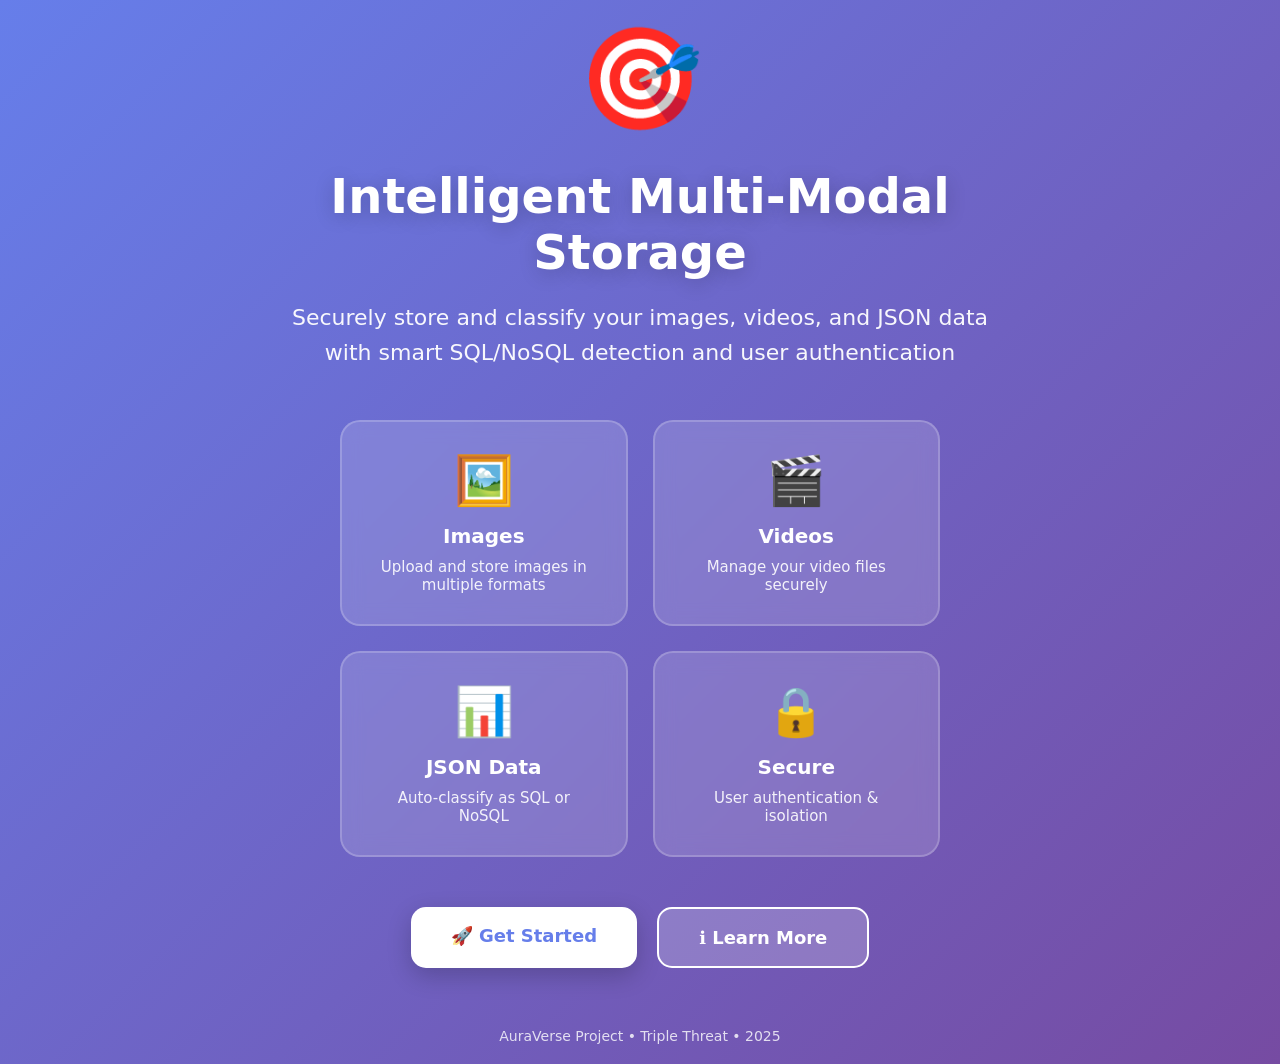
<file: frontend/index.html>
<!DOCTYPE html>
<html lang="en">
<head>
    <meta charset="UTF-8">
    <meta name="viewport" content="width=device-width, initial-scale=1.0">
    <title>Intelligent Multi-Modal Storage System</title>
    <style>
        * {
            margin: 0;
            padding: 0;
            box-sizing: border-box;
        }

        body {
            font-family: 'Segoe UI', system-ui, sans-serif;
            background: linear-gradient(135deg, #667eea 0%, #764ba2 100%);
            min-height: 100vh;
            display: flex;
            align-items: center;
            justify-content: center;
            padding: 20px;
            color: white;
        }

        .landing-container {
            text-align: center;
            max-width: 800px;
            animation: fadeIn 0.8s ease-out;
        }

        @keyframes fadeIn {
            from {
                opacity: 0;
                transform: translateY(30px);
            }
            to {
                opacity: 1;
                transform: translateY(0);
            }
        }

        .logo {
            font-size: 100px;
            margin-bottom: 30px;
            animation: bounce 2s infinite;
        }

        @keyframes bounce {
            0%, 100% { transform: translateY(0); }
            50% { transform: translateY(-20px); }
        }

        h1 {
            font-size: 48px;
            margin-bottom: 20px;
            font-weight: 800;
            text-shadow: 0 4px 20px rgba(0, 0, 0, 0.2);
        }

        .subtitle {
            font-size: 22px;
            margin-bottom: 50px;
            opacity: 0.95;
            line-height: 1.6;
        }

        .features {
            display: grid;
            grid-template-columns: repeat(2, 1fr);
            gap: 25px;
            margin-bottom: 50px;
            max-width: 600px;
            margin-left: auto;
            margin-right: auto;
        }

        .feature {
            background: rgba(255, 255, 255, 0.15);
            padding: 30px;
            border-radius: 20px;
            backdrop-filter: blur(10px);
            border: 2px solid rgba(255, 255, 255, 0.2);
            transition: all 0.3s ease;
        }

        .feature:hover {
            transform: translateY(-10px);
            background: rgba(255, 255, 255, 0.25);
        }

        .feature-icon {
            font-size: 48px;
            margin-bottom: 15px;
        }

        .feature h3 {
            font-size: 20px;
            margin-bottom: 10px;
        }

        .feature p {
            font-size: 15px;
            opacity: 0.9;
        }

        .cta-buttons {
            display: flex;
            gap: 20px;
            justify-content: center;
            flex-wrap: wrap;
        }

        .btn {
            padding: 18px 40px;
            font-size: 18px;
            font-weight: 700;
            border: none;
            border-radius: 15px;
            cursor: pointer;
            transition: all 0.3s ease;
            text-decoration: none;
            display: inline-block;
        }

        .btn-primary {
            background: white;
            color: #667eea;
            box-shadow: 0 8px 25px rgba(0, 0, 0, 0.2);
        }

        .btn-primary:hover {
            transform: translateY(-3px);
            box-shadow: 0 12px 35px rgba(0, 0, 0, 0.3);
        }

        .btn-secondary {
            background: rgba(255, 255, 255, 0.2);
            color: white;
            border: 2px solid white;
        }

        .btn-secondary:hover {
            background: rgba(255, 255, 255, 0.3);
            transform: translateY(-3px);
        }

        .footer {
            margin-top: 60px;
            font-size: 14px;
            opacity: 0.8;
        }

        @media (max-width: 768px) {
            h1 {
                font-size: 36px;
            }

            .subtitle {
                font-size: 18px;
            }

            .features {
                grid-template-columns: 1fr;
            }

            .cta-buttons {
                flex-direction: column;
            }

            .btn {
                width: 100%;
            }
        }
    </style>
</head>
<body>
    <div class="landing-container">
        <div class="logo">🎯</div>
        <h1>Intelligent Multi-Modal Storage</h1>
        <p class="subtitle">
            Securely store and classify your images, videos, and JSON data<br>
            with smart SQL/NoSQL detection and user authentication
        </p>

        <div class="features">
            <div class="feature">
                <div class="feature-icon">🖼️</div>
                <h3>Images</h3>
                <p>Upload and store images in multiple formats</p>
            </div>
            <div class="feature">
                <div class="feature-icon">🎬</div>
                <h3>Videos</h3>
                <p>Manage your video files securely</p>
            </div>
            <div class="feature">
                <div class="feature-icon">📊</div>
                <h3>JSON Data</h3>
                <p>Auto-classify as SQL or NoSQL</p>
            </div>
            <div class="feature">
                <div class="feature-icon">🔒</div>
                <h3>Secure</h3>
                <p>User authentication & isolation</p>
            </div>
        </div>

        <div class="cta-buttons">
            <a href="login.html" class="btn btn-primary">
                🚀 Get Started
            </a>
            <a href="#" class="btn btn-secondary" onclick="showInfo(); return false;">
                ℹ️ Learn More
            </a>
        </div>

        <div class="footer">
            <p>AuraVerse Project • Triple Threat • 2025</p>
        </div>
    </div>

    <script>
        function showInfo() {
            alert(`🎯 Intelligent Multi-Modal Storage System

Features:
✅ User Registration & Login
✅ Secure File Storage
✅ Image & Video Support
✅ JSON Classification (SQL/NoSQL)
✅ Personal User Dashboard
✅ File Isolation & Privacy

Click "Get Started" to begin!`);
        }

        // Auto-redirect if already logged in
        window.addEventListener('load', async function() {
            try {
                const response = await fetch('http://127.0.0.1:5000/check-session', {
                    credentials: 'include'
                });
                const data = await response.json();
                
                if (data.logged_in) {
                    window.location.href = 'dashboard.html';
                }
            } catch (error) {
                console.log('Not logged in');
            }
        });
    </script>
</body>
</html>
</file>
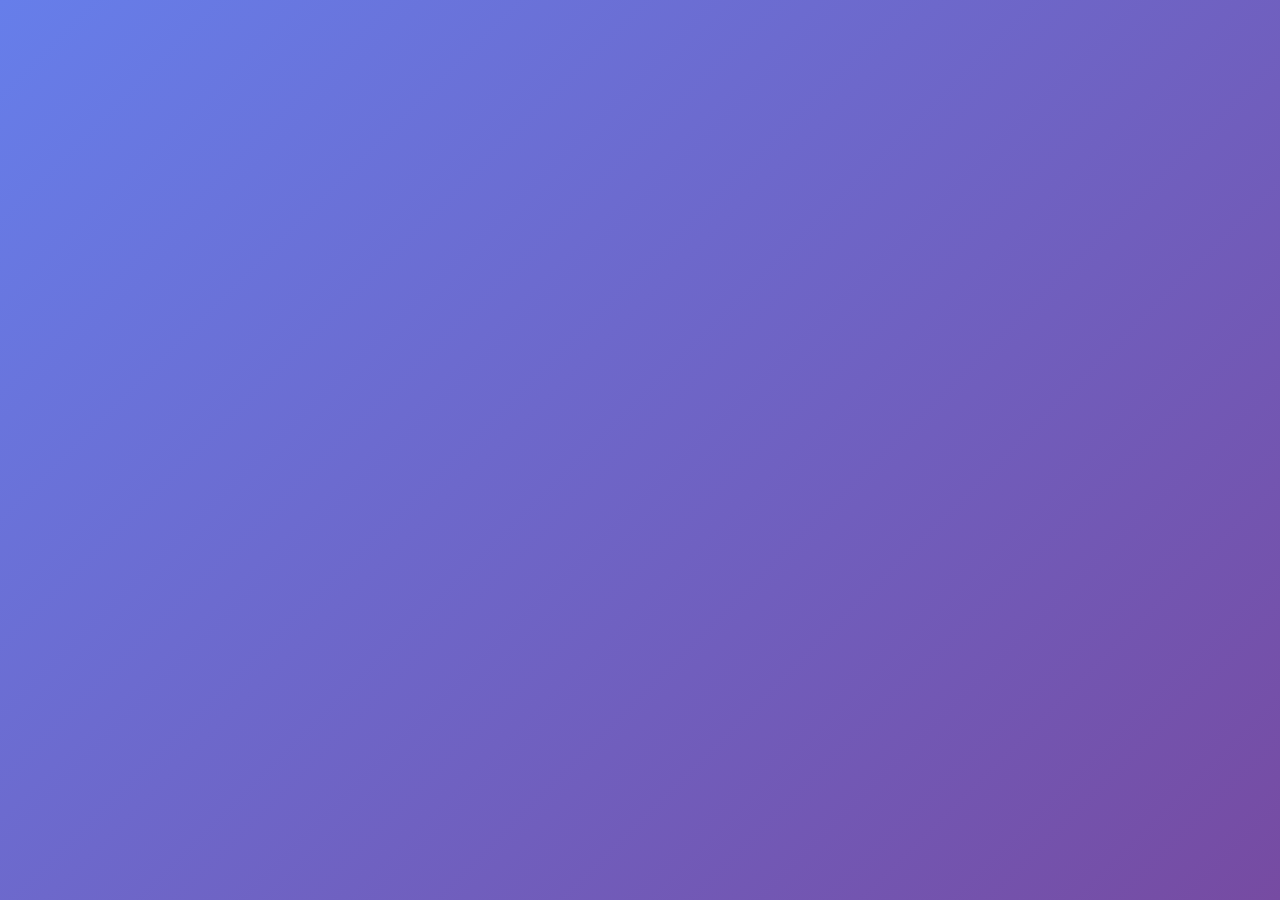
<file: frontend/dashboard.html>
<!DOCTYPE html>
<html lang="en">
<head>
    <meta charset="UTF-8">
    <meta name="viewport" content="width=device-width, initial-scale=1.0">
    <title>Dashboard - Intelligent Multi-Modal Storage</title>
    <link rel="stylesheet" href="dashboard-style.css">
</head>
<body>
    <div class="container">
        <!-- Navigation Bar -->
        <nav class="navbar">
            <div class="navbar-left">
                <span class="logo">🎯</span>
                <h2>Multi-Modal Storage</h2>
            </div>
            <div class="navbar-right">
                <div class="user-info">
                    <div class="username" id="displayName">Loading...</div>
                    <div class="email" id="displayEmail"></div>
                </div>
                <button class="logout-btn" onclick="handleLogout()">
                    🚪 Logout
                </button>
            </div>
        </nav>

        <!-- Welcome Section -->
        <div class="welcome-section">
            <h1>Welcome, <span id="welcomeName">User</span>! 👋</h1>
            <p>Manage your files and uploads from your personal dashboard</p>
        </div>

        <!-- Statistics Cards -->
        <div class="stats-grid">
            <div class="stat-card">
                <div class="icon">🖼️</div>
                <div class="number" id="imageCount">0</div>
                <div class="label">Images</div>
            </div>
            <div class="stat-card">
                <div class="icon">🎬</div>
                <div class="number" id="videoCount">0</div>
                <div class="label">Videos</div>
            </div>
            <div class="stat-card">
                <div class="icon">📄</div>
                <div class="number" id="pdfCount">0</div>
                <div class="label">PDFs</div>
            </div>
            <div class="stat-card">
                <div class="icon">📊</div>
                <div class="number" id="jsonCount">0</div>
                <div class="label">JSON Files</div>
            </div>
        </div>

        <!-- Upload Section -->
        <div class="upload-card">
            <h2>📤 Upload Files & Data</h2>
            
            <form id="uploadForm" method="POST" enctype="multipart/form-data">
                <!-- Unified File Upload Section -->
                <div class="form-section">
                    <label for="unified_file" class="form-label">
                        📁 Upload Files or Documents
                        <span class="label-hint">(Select Multiple: Images, Videos, PDFs, or JSON)</span>
                    </label>
                    <div class="file-input-wrapper">
                        <input 
                            type="file" 
                            id="unified_file" 
                            name="files" 
                            accept="image/*,video/*,.pdf,application/pdf,.json,application/json"
                            class="file-input"
                            multiple
                        >
                        <label for="unified_file" class="file-input-label">
                            <span class="file-icon">📎</span>
                            <span id="fileName">Choose files...</span>
                        </label>
                    </div>
                    <p class="input-hint">
                        📷 Images: JPG, PNG, GIF | 🎬 Videos: MP4, AVI, MOV | 📄 Documents: PDF | 📊 Data: JSON
                        <br><strong>💡 Tip:</strong> Hold Ctrl (Windows) or Cmd (Mac) to select multiple files at once
                    </p>
                </div>

                <!-- Divider -->
                <div class="divider">
                    <span>OR Paste JSON Data</span>
                </div>

                <!-- JSON Input Section -->
                <div class="form-section">
                    <label for="json_text" class="form-label">
                        📊 JSON Structured Data
                        <span class="label-hint">(Paste JSON content directly)</span>
                    </label>
                    <textarea 
                        id="json_text" 
                        name="json_data" 
                        placeholder='{"name": "John", "age": 25, "skills": ["Python", "AI"]}'
                        rows="6"
                        class="json-textarea"
                    ></textarea>
                    <p class="input-hint">System will auto-classify as SQL or NoSQL database</p>
                </div>

                <!-- Comment Section -->
                <div class="form-section">
                    <label for="comment" class="form-label">
                        💬 Optional Comment
                    </label>
                    <input 
                        type="text" 
                        id="comment" 
                        name="comment" 
                        placeholder="Add metadata or description..."
                        class="comment-input"
                    >
                </div>

                <!-- Submit Button -->
                <button type="submit" class="submit-btn">
                    <span class="btn-icon">🚀</span>
                    Upload & Classify
                </button>

                <!-- Clear Form Button -->
                <button type="button" class="clear-btn" onclick="clearForm()">
                    Clear Form
                </button>

                <!-- Retrieve Button -->
                <button type="button" class="retrieve-btn" onclick="retrieveData()">
                    📂 View My Files
                </button>

                <!-- View JSON Database Button -->
                <button type="button" class="retrieve-btn" onclick="viewJsonDatabase()" style="background: linear-gradient(135deg, #8b5cf6 0%, #6366f1 100%);">
                    📊 View JSON Database
                </button>
            </form>
        </div>

        <!-- Result Display Area -->
        <div id="result" class="result-container" style="display: none;">
            <!-- Results will be dynamically inserted here -->
        </div>

        <!-- Image/Video Modal Popup -->
        <div id="mediaModal" class="modal" style="display: none;">
            <div class="modal-content">
                <div class="modal-header">
                    <h3 id="modalTitle">View File</h3>
                    <button class="modal-close" onclick="closeModal()">&times;</button>
                </div>
                <div class="modal-body">
                    <img id="modalImage" src="" alt="File preview" style="display: none;">
                    <video id="modalVideo" controls style="display: none;">
                        <source id="modalVideoSource" src="" type="">
                    </video>
                    <iframe id="modalPdf" src="" style="display: none; width: 100%; height: 70vh; border: none; border-radius: 8px;"></iframe>
                    <div id="modalJson" style="display: none;"></div>
                </div>
                <div class="modal-footer">
                    <a id="modalDownload" href="" download class="modal-btn download-btn">⬇️ Download</a>
                    <button onclick="closeModal()" class="modal-btn close-btn">✖ Close</button>
                </div>
            </div>
        </div>

        <!-- Footer Info -->
        <footer class="footer">
            <p>AuraVerse Project • Intelligent Storage System • 2025</p>
        </footer>
    </div>

    <script>
        let currentUser = null;

        // Modal functions
        function openModal(fileUrl, fileType, filename, downloadUrl) {
            const modal = document.getElementById('mediaModal');
            const modalImage = document.getElementById('modalImage');
            const modalVideo = document.getElementById('modalVideo');
            const modalVideoSource = document.getElementById('modalVideoSource');
            const modalPdf = document.getElementById('modalPdf');
            const modalJson = document.getElementById('modalJson');
            const modalTitle = document.getElementById('modalTitle');
            const modalDownload = document.getElementById('modalDownload');

            // Hide all content types first
            modalImage.style.display = 'none';
            modalVideo.style.display = 'none';
            modalPdf.style.display = 'none';
            modalJson.style.display = 'none';

            // Set download link
            modalDownload.href = downloadUrl;
            modalDownload.download = filename;

            // Show appropriate content based on file type
            if (fileType === 'image') {
                modalImage.src = fileUrl;
                modalImage.style.display = 'block';
                modalTitle.textContent = '🖼️ ' + filename;
            } else if (fileType === 'video') {
                modalVideoSource.src = fileUrl;
                modalVideoSource.type = 'video/' + filename.split('.').pop();
                modalVideo.load();
                modalVideo.style.display = 'block';
                modalTitle.textContent = '🎬 ' + filename;
            } else if (fileType === 'pdf') {
                modalPdf.src = fileUrl;
                modalPdf.style.display = 'block';
                modalTitle.textContent = '📄 ' + filename;
            } else if (fileType === 'json') {
                console.log('Loading JSON file:', filename);
                modalJson.innerHTML = '<div class="loading"><div class="spinner"></div><p>Loading JSON...</p></div>';
                modalJson.style.display = 'block';
                
                fetch(fileUrl, { credentials: 'include' })
                    .then(res => {
                        console.log('JSON response received');
                        return res.json();
                    })
                    .then(data => {
                        console.log('JSON data parsed:', data);
                        
                        // Create tabs for JSON and Table view
                        const tabContainer = document.createElement('div');
                        tabContainer.className = 'json-view-tabs';
                        tabContainer.style.cssText = 'display: flex; gap: 10px; margin-bottom: 20px; border-bottom: 2px solid #e5e7eb; background: #f9fafb; padding: 10px; border-radius: 8px 8px 0 0;';
                        tabContainer.innerHTML = `
                            <button class="json-tab-btn active" onclick="switchJsonView('json-view-modal', this)" style="padding: 14px 28px; background: linear-gradient(135deg, #667eea 0%, #764ba2 100%); border: none; border-radius: 8px; color: white; font-weight: 700; font-size: 14px; cursor: pointer; box-shadow: 0 2px 8px rgba(102, 126, 234, 0.3);">📄 JSON Format</button>
                            <button class="json-tab-btn" onclick="switchJsonView('table-view-modal', this)" style="padding: 14px 28px; background: white; border: 2px solid #e5e7eb; border-radius: 8px; color: #6b7280; font-weight: 700; font-size: 14px; cursor: pointer;">📊 Table Format</button>
                        `;
                        
                        // JSON View
                        const jsonView = document.createElement('div');
                        jsonView.id = 'json-view-modal';
                        jsonView.className = 'json-content-view active';
                        jsonView.style.display = 'block';
                        jsonView.innerHTML = `<pre style="background: #1e1e1e; color: #d4d4d4; padding: 20px; border-radius: 8px; overflow-x: auto; max-height: 60vh;">${JSON.stringify(data, null, 2)}</pre>`;
                        
                        // Table View
                        const tableView = document.createElement('div');
                        tableView.id = 'table-view-modal';
                        tableView.className = 'json-content-view';
                        tableView.style.display = 'none';
                        tableView.innerHTML = generateTableFromJSON(data);
                        
                        console.log('Appending tabs and content to modal');
                        
                        // Clear and append new content
                        modalJson.innerHTML = '';
                        modalJson.appendChild(tabContainer);
                        modalJson.appendChild(jsonView);
                        modalJson.appendChild(tableView);
                        
                        console.log('JSON viewer ready');
                    })
                    .catch(err => {
                        console.error('Error loading JSON:', err);
                        modalJson.innerHTML = `<p style="color: #ef4444; text-align: center; padding: 20px;">Error loading JSON: ${err.message}</p>`;
                    });
                modalTitle.textContent = '📊 ' + filename;
            }

            modal.style.display = 'flex';
            document.body.style.overflow = 'hidden'; // Prevent background scrolling
        }

        function closeModal() {
            const modal = document.getElementById('mediaModal');
            const modalVideo = document.getElementById('modalVideo');
            const modalDownload = document.getElementById('modalDownload');
            
            // Stop video if playing
            if (modalVideo) {
                modalVideo.pause();
            }

            // Reset download button visibility
            modalDownload.style.display = '';

            modal.style.display = 'none';
            document.body.style.overflow = 'auto'; // Re-enable scrolling
        }

        // Close modal when clicking outside content
        window.onclick = function(event) {
            const modal = document.getElementById('mediaModal');
            if (event.target === modal) {
                closeModal();
            }
        }

        // Close modal on Escape key
        document.addEventListener('keydown', function(event) {
            if (event.key === 'Escape') {
                closeModal();
            }
        });

        function switchJsonView(viewId, buttonElement) {
            console.log('Switching to view:', viewId);
            
            // Update tab buttons - remove active from all
            const buttons = buttonElement.parentElement.querySelectorAll('.json-tab-btn');
            buttons.forEach(btn => {
                btn.classList.remove('active');
                btn.style.background = 'white';
                btn.style.border = '2px solid #e5e7eb';
                btn.style.color = '#6b7280';
                btn.style.boxShadow = 'none';
            });
            
            // Add active to clicked button
            buttonElement.classList.add('active');
            buttonElement.style.background = 'linear-gradient(135deg, #667eea 0%, #764ba2 100%)';
            buttonElement.style.border = 'none';
            buttonElement.style.color = 'white';
            buttonElement.style.boxShadow = '0 2px 8px rgba(102, 126, 234, 0.3)';
            
            // Update content views - hide all
            const container = buttonElement.parentElement.parentElement;
            const views = container.querySelectorAll('.json-content-view');
            views.forEach(view => {
                view.classList.remove('active');
                view.style.display = 'none';
            });
            
            // Show selected view
            const selectedView = document.getElementById(viewId);
            if (selectedView) {
                selectedView.classList.add('active');
                selectedView.style.display = 'block';
                console.log('View switched successfully to:', viewId);
            } else {
                console.error('View not found:', viewId);
            }
        }

        function generateTableFromJSON(data) {
            console.log('Generating table for data:', data);
            console.log('Data type:', typeof data, 'Is Array:', Array.isArray(data));
            
            let html = '<div style="overflow-x: auto; max-height: 60vh;">';
            
            // Handle array of objects (typical NoSQL/SQL result set)
            if (Array.isArray(data)) {
                console.log('Processing array with', data.length, 'items');
                
                if (data.length === 0) {
                    return '<p style="text-align: center; color: #6b7280; padding: 20px;">Empty array</p>';
                }
                
                // Check if array contains objects
                if (typeof data[0] === 'object' && data[0] !== null && !Array.isArray(data[0])) {
                    console.log('Array contains objects - creating multi-column table');
                    
                    // Get all unique keys from all objects
                    const allKeys = new Set();
                    data.forEach(item => {
                        if (typeof item === 'object' && item !== null) {
                            Object.keys(item).forEach(key => allKeys.add(key));
                        }
                    });
                    const keys = Array.from(allKeys);
                    
                    console.log('Table columns:', keys);
                    
                    html += `
                        <table class="json-table">
                            <thead>
                                <tr>
                                    <th style="background: linear-gradient(135deg, #667eea 0%, #764ba2 100%); color: white;">#</th>
                                    ${keys.map(key => `<th style="background: linear-gradient(135deg, #667eea 0%, #764ba2 100%); color: white;">${escapeHtml(key)}</th>`).join('')}
                                </tr>
                            </thead>
                            <tbody>
                    `;
                    
                    data.forEach((item, index) => {
                        html += `<tr>`;
                        html += `<td class="row-number">${index + 1}</td>`;
                        keys.forEach(key => {
                            const value = item[key];
                            html += `<td>${formatTableCell(value)}</td>`;
                        });
                        html += `</tr>`;
                    });
                    
                    html += `</tbody></table>`;
                } else {
                    console.log('Array contains primitives - creating 2-column table');
                    // Array of primitives
                    html += `
                        <table class="json-table">
                            <thead>
                                <tr>
                                    <th>#</th>
                                    <th>Value</th>
                                </tr>
                            </thead>
                            <tbody>
                    `;
                    
                    data.forEach((item, index) => {
                        html += `
                            <tr>
                                <td class="row-number">${index + 1}</td>
                                <td>${formatTableCell(item)}</td>
                            </tr>
                        `;
                    });
                    
                    html += `</tbody></table>`;
                }
            }
            // Handle single object (SQL-style flat structure)
            else if (typeof data === 'object' && data !== null) {
                console.log('Processing single object - creating key-value table');
                
                html += `
                    <table class="json-table">
                        <thead>
                            <tr>
                                <th style="background: linear-gradient(135deg, #667eea 0%, #764ba2 100%); color: white;">Field</th>
                                <th style="background: linear-gradient(135deg, #667eea 0%, #764ba2 100%); color: white;">Value</th>
                            </tr>
                        </thead>
                        <tbody>
                `;
                
                Object.entries(data).forEach(([key, value]) => {
                    html += `
                        <tr>
                            <td class="field-name">${escapeHtml(key)}</td>
                            <td>${formatTableCell(value)}</td>
                        </tr>
                    `;
                });
                
                html += `</tbody></table>`;
            }
            // Handle primitive values
            else {
                html += `
                    <table class="json-table">
                        <thead>
                            <tr>
                                <th>Value</th>
                            </tr>
                        </thead>
                        <tbody>
                            <tr>
                                <td>${formatTableCell(data)}</td>
                            </tr>
                        </tbody>
                    </table>
                `;
            }
            
            html += '</div>';
            return html;
        }

        function formatTableCell(value) {
            if (value === null) {
                return '<span class="null-value">NULL</span>';
            }
            if (value === undefined) {
                return '<span class="null-value">UNDEFINED</span>';
            }
            if (typeof value === 'boolean') {
                return `<span class="boolean-value">${value ? 'TRUE' : 'FALSE'}</span>`;
            }
            if (typeof value === 'number') {
                return `<span class="number-value">${value}</span>`;
            }
            if (typeof value === 'string') {
                return `<span class="string-value">${escapeHtml(value)}</span>`;
            }
            if (Array.isArray(value)) {
                return `<span class="array-value">[${value.length} items]</span>
                        <details style="margin-top: 5px;">
                            <summary style="cursor: pointer; color: #667eea;">View items</summary>
                            <pre style="margin-top: 5px; background: #f3f4f6; padding: 10px; border-radius: 4px; font-size: 12px;">${JSON.stringify(value, null, 2)}</pre>
                        </details>`;
            }
            if (typeof value === 'object') {
                return `<span class="object-value">{${Object.keys(value).length} fields}</span>
                        <details style="margin-top: 5px;">
                            <summary style="cursor: pointer; color: #667eea;">View object</summary>
                            <pre style="margin-top: 5px; background: #f3f4f6; padding: 10px; border-radius: 4px; font-size: 12px;">${JSON.stringify(value, null, 2)}</pre>
                        </details>`;
            }
            return escapeHtml(String(value));
        }

        function escapeHtml(text) {
            const div = document.createElement('div');
            div.textContent = text;
            return div.innerHTML;
        }

        // Check authentication on page load
        window.addEventListener('load', async function() {
            try {
                const response = await fetch('http://127.0.0.1:5000/check-session', {
                    credentials: 'include'
                });
                const data = await response.json();
                
                if (!data.logged_in) {
                    // Not logged in, redirect to login page
                    window.location.href = 'login.html';
                    return;
                }
                
                // Set user info
                currentUser = data.user;
                document.getElementById('displayName').textContent = data.user.full_name || data.user.username;
                document.getElementById('displayEmail').textContent = data.user.email;
                document.getElementById('welcomeName').textContent = data.user.full_name || data.user.username;
                
                // Load dashboard statistics
                loadDashboardStats();
                
            } catch (error) {
                console.error('Session check failed:', error);
                window.location.href = 'login.html';
            }
        });

        // Load dashboard statistics
        async function loadDashboardStats() {
            try {
                const response = await fetch('http://127.0.0.1:5000/dashboard-stats', {
                    credentials: 'include'
                });
                const stats = await response.json();
                
                document.getElementById('imageCount').textContent = stats.total_images;
                document.getElementById('videoCount').textContent = stats.total_videos;
                document.getElementById('pdfCount').textContent = stats.total_pdfs || 0;
                document.getElementById('jsonCount').textContent = stats.total_json;
                
            } catch (error) {
                console.error('Failed to load stats:', error);
            }
        }

        // Handle logout
        async function handleLogout() {
            try {
                const response = await fetch('http://127.0.0.1:5000/logout', {
                    method: 'POST',
                    credentials: 'include'
                });
                
                if (response.ok) {
                    window.location.href = 'login.html';
                }
            } catch (error) {
                console.error('Logout failed:', error);
            }
        }

        // Display selected filenames
        document.getElementById('unified_file').addEventListener('change', function(e) {
            const files = e.target.files;
            if (files.length > 0) {
                if (files.length === 1) {
                    const fileSize = (files[0].size / 1024).toFixed(2); // KB
                    document.getElementById('fileName').textContent = `${files[0].name} (${fileSize} KB)`;
                } else {
                    const totalSize = Array.from(files).reduce((sum, f) => sum + f.size, 0);
                    const totalSizeKB = (totalSize / 1024).toFixed(2);
                    document.getElementById('fileName').textContent = `${files.length} files selected (${totalSizeKB} KB total)`;
                }
            } else {
                document.getElementById('fileName').textContent = 'Choose files...';
            }
        });

        // Handle form submission
        document.getElementById('uploadForm').addEventListener('submit', async function(e) {
            e.preventDefault();

            const resultDiv = document.getElementById('result');
            resultDiv.style.display = 'block';
            
            const fileInput = document.getElementById('unified_file');
            const files = fileInput.files;
            const jsonData = document.getElementById('json_text').value.trim();
            const comment = document.getElementById('comment').value.trim();

            // Check if we have files to upload
            if (files.length > 0) {
                // Multiple file upload
                resultDiv.innerHTML = `
                    <div class="loading">
                        <div class="spinner"></div>
                        <p>Uploading ${files.length} file(s)...</p>
                    </div>
                `;

                const results = [];
                let successCount = 0;
                let errorCount = 0;

                // Upload each file individually
                for (let i = 0; i < files.length; i++) {
                    const file = files[i];
                    const formData = new FormData();
                    formData.append('file', file);
                    formData.append('comment', comment);

                    try {
                        const response = await fetch('http://127.0.0.1:5000/upload', {
                            method: 'POST',
                            credentials: 'include',
                            body: formData
                        });

                        const data = await response.json();
                        
                        if (response.ok) {
                            successCount++;
                            results.push({ success: true, data, filename: file.name });
                        } else {
                            errorCount++;
                            results.push({ success: false, error: data, filename: file.name });
                        }
                    } catch (error) {
                        errorCount++;
                        results.push({ success: false, error: { message: error.message }, filename: file.name });
                    }

                    // Update progress
                    resultDiv.innerHTML = `
                        <div class="loading">
                            <div class="spinner"></div>
                            <p>Uploading... ${i + 1} of ${files.length} files</p>
                        </div>
                    `;
                }

                // Display results summary
                displayMultipleResults(results, successCount, errorCount);
                
                // Reload stats after upload
                loadDashboardStats();

            } else if (jsonData) {
                // Single JSON upload
                resultDiv.innerHTML = `
                    <div class="loading">
                        <div class="spinner"></div>
                        <p>Processing your upload...</p>
                    </div>
                `;

                try {
                    const formData = new FormData();
                    formData.append('json_data', jsonData);
                    formData.append('comment', comment);

                    const response = await fetch('http://127.0.0.1:5000/upload', {
                        method: 'POST',
                        credentials: 'include',
                        body: formData
                    });

                    const data = await response.json();

                    if (response.ok) {
                        displaySuccess(data);
                        loadDashboardStats();
                    } else {
                        displayError(data);
                    }

                } catch (error) {
                    resultDiv.innerHTML = `
                        <div class="result-card error-card">
                            <div class="result-header error">
                                <span class="result-icon">❌</span>
                                <h3>Connection Error</h3>
                            </div>
                            <div class="result-body">
                                <p><strong>Error:</strong> ${error.message}</p>
                            </div>
                        </div>
                    `;
                    addCloseButton(resultDiv);
                }
            } else {
                // No file or JSON provided
                resultDiv.innerHTML = `
                    <div class="result-card error-card">
                        <div class="result-header error">
                            <span class="result-icon">⚠️</span>
                            <h3>No Input Provided</h3>
                        </div>
                        <div class="result-body">
                            <p>Please select file(s) or paste JSON data to upload.</p>
                        </div>
                    </div>
                `;
                addCloseButton(resultDiv);
            }
        });

        function displaySuccess(data) {
            const resultDiv = document.getElementById('result');
            
            const typeIcons = {
                'image': '🖼️',
                'video': '🎬',
                'pdf': '📄',
                'json': '📊'
            };
            
            const storageIcons = {
                'images': '🖼️',
                'videos': '🎬',
                'pdfs': '📄',
                'sql': '🗄️',
                'nosql': '📦'
            };

            let viewLink = '';
            let downloadLink = '';
            let fileType = '';
            if (data.filename && currentUser) {
                let folder = data.chosen_storage;
                if (folder === 'sql' || folder === 'nosql') {
                    folder = 'json_data';
                }
                viewLink = `http://127.0.0.1:5000/storage/${currentUser.username}/${folder}/${data.filename}`;
                downloadLink = `http://127.0.0.1:5000/download/${currentUser.username}/${folder}/${data.filename}`;
                
                // Determine file type
                if (data.input_type === 'image') fileType = 'image';
                else if (data.input_type === 'video') fileType = 'video';
                else if (data.input_type === 'pdf') fileType = 'pdf';
                else if (data.input_type === 'json') fileType = 'json';
            }

            resultDiv.innerHTML = `
                <div class="result-card success-card">
                    <div class="result-header success">
                        <span class="result-icon">✅</span>
                        <h3>Upload Successful!</h3>
                    </div>
                    <div class="result-body">
                        <div class="result-item">
                            <span class="item-label">Input Type:</span>
                            <span class="item-value">
                                ${typeIcons[data.input_type] || '📄'} 
                                ${data.input_type.toUpperCase()}
                            </span>
                        </div>
                        <div class="result-item">
                            <span class="item-label">Storage Location:</span>
                            <span class="item-value">
                                ${storageIcons[data.chosen_storage] || '💾'} 
                                ${data.chosen_storage.toUpperCase()}
                            </span>
                        </div>
                        ${data.filename ? `
                        <div class="result-item">
                            <span class="item-label">Filename:</span>
                            <span class="item-value filename">${data.filename}</span>
                        </div>
                        ` : ''}
                        ${viewLink ? `
                        <div class="result-item">
                            <span class="item-label">Actions:</span>
                            <span class="item-value action-buttons">
                                <button onclick="openModal('${viewLink}', '${fileType}', '${data.filename}', '${downloadLink}')" class="view-file-link">
                                    👁️ View File
                                </button>
                                <a href="${downloadLink}" download class="download-file-link">
                                    ⬇️ Download
                                </a>
                            </span>
                        </div>
                        ` : ''}
                        ${data.comment_received ? `
                        <div class="result-item">
                            <span class="item-label">Comment:</span>
                            <span class="item-value">${data.comment_received}</span>
                        </div>
                        ` : ''}
                        <div class="result-message">
                            <p>${data.message}</p>
                        </div>
                    </div>
                </div>
            `;

            resultDiv.scrollIntoView({ behavior: 'smooth', block: 'nearest' });
            addCloseButton(resultDiv);
        }

        function displayError(data) {
            const resultDiv = document.getElementById('result');
            
            resultDiv.innerHTML = `
                <div class="result-card error-card">
                    <div class="result-header error">
                        <span class="result-icon">⚠️</span>
                        <h3>Upload Failed</h3>
                    </div>
                    <div class="result-body">
                        <div class="result-item">
                            <span class="item-label">Error:</span>
                            <span class="item-value error-text">${data.error || 'Unknown error'}</span>
                        </div>
                        <div class="result-message">
                            <p>${data.message || 'Please check your input and try again.'}</p>
                        </div>
                    </div>
                </div>
            `;

            resultDiv.scrollIntoView({ behavior: 'smooth', block: 'nearest' });
            addCloseButton(resultDiv);
        }

        function displayMultipleResults(results, successCount, errorCount) {
            const resultDiv = document.getElementById('result');
            
            const typeIcons = {
                'image': '🖼️',
                'video': '🎬',
                'pdf': '📄',
                'json': '📊'
            };

            let successItems = '';
            let errorItems = '';

            results.forEach(result => {
                if (result.success) {
                    const icon = typeIcons[result.data.input_type] || '📄';
                    successItems += `
                        <div class="upload-result-item success-item">
                            <span class="item-icon">${icon}</span>
                            <span class="item-name">${result.filename}</span>
                            <span class="item-status">✅ Success</span>
                        </div>
                    `;
                } else {
                    errorItems += `
                        <div class="upload-result-item error-item">
                            <span class="item-icon">❌</span>
                            <span class="item-name">${result.filename}</span>
                            <span class="item-status">${result.error.message || result.error.error || 'Failed'}</span>
                        </div>
                    `;
                }
            });

            resultDiv.innerHTML = `
                <div class="result-card ${errorCount > 0 ? 'mixed-card' : 'success-card'}">
                    <div class="result-header ${errorCount > 0 ? 'warning' : 'success'}">
                        <span class="result-icon">${errorCount > 0 ? '⚠️' : '✅'}</span>
                        <h3>Upload Complete</h3>
                    </div>
                    <div class="result-body">
                        <div class="upload-summary">
                            <div class="summary-stat success-stat">
                                <span class="stat-number">${successCount}</span>
                                <span class="stat-label">Successful</span>
                            </div>
                            ${errorCount > 0 ? `
                            <div class="summary-stat error-stat">
                                <span class="stat-number">${errorCount}</span>
                                <span class="stat-label">Failed</span>
                            </div>
                            ` : ''}
                        </div>
                        <div class="upload-results-list">
                            ${successItems}
                            ${errorItems}
                        </div>
                    </div>
                </div>
            `;

            resultDiv.scrollIntoView({ behavior: 'smooth', block: 'nearest' });
            addCloseButton(resultDiv);
        }

        // TEST FUNCTION - Test JSON Viewer without uploading
        function testJsonViewer() {
            console.log('Testing JSON viewer...');
            
            // Sample SQL-style JSON data
            const sqlData = {
                "user_id": 1001,
                "name": "Kumar Amityush",
                "email": "kumar@example.com",
                "age": 22,
                "city": "Mumbai",
                "course": "Computer Science"
            };
            
            // Sample NoSQL-style JSON data
            const nosqlData = [
                {"name": "Student1", "marks": 85, "grade": "A", "subjects": ["Math", "Physics"]},
                {"name": "Student2", "marks": 92, "grade": "A+", "subjects": ["Chemistry", "Biology"]}
            ];
            
            // Ask user which to test
            const choice = confirm("Click OK for SQL-style data, Cancel for NoSQL-style array");
            const testData = choice ? sqlData : nosqlData;
            
            // Directly populate the modal
            const modal = document.getElementById('mediaModal');
            const modalJson = document.getElementById('modalJson');
            const modalTitle = document.getElementById('modalTitle');
            const modalDownload = document.getElementById('modalDownload');
            const modalImage = document.getElementById('modalImage');
            const modalVideo = document.getElementById('modalVideo');
            const modalPdf = document.getElementById('modalPdf');
            
            // Hide other content types
            modalImage.style.display = 'none';
            modalVideo.style.display = 'none';
            modalPdf.style.display = 'none';
            modalJson.style.display = 'block';
            
            // Hide download button for test
            modalDownload.style.display = 'none';
            
            // Set title
            modalTitle.textContent = '🧪 Test JSON Viewer (' + (choice ? 'SQL' : 'NoSQL') + ')';
            
            // Create tabs for JSON and Table view
            const tabContainer = document.createElement('div');
            tabContainer.className = 'json-view-tabs';
            tabContainer.style.cssText = 'display: flex; gap: 10px; margin-bottom: 20px; border-bottom: 2px solid #e5e7eb;';
            tabContainer.innerHTML = `
                <button class="json-tab-btn active" onclick="switchJsonView('json-view-modal', this)" style="padding: 12px 24px; background: rgba(102, 126, 234, 0.1); border: none; border-bottom: 3px solid #667eea; color: #667eea; font-weight: 600; cursor: pointer;">📄 JSON Format</button>
                <button class="json-tab-btn" onclick="switchJsonView('table-view-modal', this)" style="padding: 12px 24px; background: transparent; border: none; border-bottom: 3px solid transparent; color: #6b7280; font-weight: 600; cursor: pointer;">📊 Table Format</button>
            `;
            
            // JSON View
            const jsonView = document.createElement('div');
            jsonView.id = 'json-view-modal';
            jsonView.className = 'json-content-view active';
            jsonView.style.display = 'block';
            jsonView.innerHTML = `<pre style="background: #1e1e1e; color: #d4d4d4; padding: 20px; border-radius: 8px; overflow-x: auto; max-height: 60vh;">${JSON.stringify(testData, null, 2)}</pre>`;
            
            // Table View
            const tableView = document.createElement('div');
            tableView.id = 'table-view-modal';
            tableView.className = 'json-content-view';
            tableView.style.display = 'none';
            tableView.innerHTML = generateTableFromJSON(testData);
            
            console.log('Populating modal with test data...');
            
            // Clear and append new content
            modalJson.innerHTML = '';
            modalJson.appendChild(tabContainer);
            modalJson.appendChild(jsonView);
            modalJson.appendChild(tableView);
            
            // Show modal
            modal.style.display = 'flex';
            document.body.style.overflow = 'hidden';
            
            console.log('Test modal displayed. Check if tabs are visible!');
        }

        function addCloseButton(resultDiv) {
            if (resultDiv.querySelector('.close-result-btn')) return;
            
            const closeBtn = document.createElement('button');
            closeBtn.className = 'close-result-btn';
            closeBtn.innerHTML = '✖ Close';
            closeBtn.onclick = function() {
                resultDiv.style.display = 'none';
            };
            
            const resultCard = resultDiv.querySelector('.result-card');
            if (resultCard) {
                resultCard.appendChild(closeBtn);
            }
        }

        function clearForm() {
            document.getElementById('uploadForm').reset();
            document.getElementById('fileName').textContent = 'Choose files...';
        }

        async function retrieveData() {
            const resultDiv = document.getElementById('result');
            resultDiv.style.display = 'block';
            resultDiv.innerHTML = `<div class="loading"><div class="spinner"></div><p>Fetching your files...</p></div>`;

            try {
                const response = await fetch('http://127.0.0.1:5000/retrieve', {
                    credentials: 'include'
                });
                const data = await response.json();

                // Helper function to get file icon
                const getFileIcon = (filename, type) => {
                    if (type === 'images') return '🖼️';
                    if (type === 'videos') return '🎬';
                    if (type === 'pdfs') return '📄';
                    if (type === 'json') return '📊';
                    return '📄';
                };

                // Helper function to create file list HTML
                const createFileList = (files, type, folderName) => {
                    if (files.length === 0) {
                        return `
                            <div class="empty-state">
                                <div class="empty-state-icon">${getFileIcon('', type)}</div>
                                <div class="empty-state-text">No ${type} uploaded yet</div>
                            </div>
                        `;
                    }

                    return `
                        <div class="files-list">
                            ${files.map(file => {
                                const viewUrl = `http://127.0.0.1:5000/storage/${currentUser.username}/${folderName}/${file}`;
                                const downloadUrl = `http://127.0.0.1:5000/download/${currentUser.username}/${folderName}/${file}`;
                                const fileType = type === 'images' ? 'image' : 
                                                (type === 'videos' ? 'video' : 
                                                (type === 'pdfs' ? 'pdf' : 'json'));
                                
                                return `
                                <div class="file-item-row">
                                    <div class="file-info">
                                        <div class="file-type-icon">${getFileIcon(file, type)}</div>
                                        <div class="file-details">
                                            <div class="file-name-text">${file}</div>
                                        </div>
                                    </div>
                                    <div class="file-actions-buttons">
                                        <button onclick="openModal('${viewUrl}', '${fileType}', '${file}', '${downloadUrl}')" 
                                                class="action-btn view-btn">
                                            👁️ View
                                        </button>
                                        <a href="${downloadUrl}" 
                                           download 
                                           class="action-btn download-btn">
                                            ⬇️ Download
                                        </a>
                                    </div>
                                </div>
                            `;}).join('')}
                        </div>
                    `;
                };

                // Build the complete HTML
                let html = `
                    <div class="result-card success-card">
                        <div class="result-header success">
                            <span class="result-icon">📂</span>
                            <h3>Your Files</h3>
                        </div>
                        <div class="result-body">
                            <div class="files-container">
                                <!-- Images Section -->
                                <div class="file-category-section">
                                    <div class="file-category-header">
                                        <span class="file-category-icon">🖼️</span>
                                        <h4 class="file-category-title">Images</h4>
                                        <span class="file-count">${data.images.length}</span>
                                    </div>
                                    ${createFileList(data.images, 'images', 'images')}
                                </div>

                                <!-- Videos Section -->
                                <div class="file-category-section">
                                    <div class="file-category-header">
                                        <span class="file-category-icon">🎬</span>
                                        <h4 class="file-category-title">Videos</h4>
                                        <span class="file-count">${data.videos.length}</span>
                                    </div>
                                    ${createFileList(data.videos, 'videos', 'videos')}
                                </div>

                                <!-- PDFs Section -->
                                <div class="file-category-section">
                                    <div class="file-category-header">
                                        <span class="file-category-icon">📄</span>
                                        <h4 class="file-category-title">PDF Documents</h4>
                                        <span class="file-count">${data.pdfs ? data.pdfs.length : 0}</span>
                                    </div>
                                    ${createFileList(data.pdfs || [], 'pdfs', 'pdfs')}
                                </div>

                                <!-- JSON Data Section -->
                                <div class="file-category-section">
                                    <div class="file-category-header">
                                        <span class="file-category-icon">📊</span>
                                        <h4 class="file-category-title">JSON Data</h4>
                                        <span class="file-count">${data.json_data.length}</span>
                                    </div>
                                    ${data.json_data.length > 0 ? '<p style="color: #6b7280; font-size: 13px; margin: -10px 0 15px 0; padding-left: 5px;">💡 Click "View" to see JSON & Table format tabs</p>' : ''}
                                    ${createFileList(data.json_data, 'json', 'json_data')}
                                </div>
                            </div>
                        </div>
                    </div>
                `;
                
                resultDiv.innerHTML = html;
                addCloseButton(resultDiv);
            } catch (error) {
                resultDiv.innerHTML = `
                    <div class="result-card error-card">
                        <div class="result-header error">
                            <span class="result-icon">❌</span>
                            <h3>Error</h3>
                        </div>
                        <div class="result-body">
                            <p>Failed to retrieve data: ${error.message}</p>
                        </div>
                    </div>`;
                addCloseButton(resultDiv);
            }
        }

        async function viewJsonDatabase() {
            const resultDiv = document.getElementById('result');
            resultDiv.style.display = 'block';
            resultDiv.innerHTML = `<div class="loading"><div class="spinner"></div><p>Loading JSON database...</p></div>`;

            try {
                const response = await fetch('http://127.0.0.1:5000/json-database', {
                    credentials: 'include'
                });
                const data = await response.json();

                if (!response.ok) {
                    throw new Error(data.message || 'Failed to load database');
                }

                displayJsonDatabase(data.entries);
            } catch (error) {
                resultDiv.innerHTML = `
                    <div class="result-card error-card">
                        <div class="result-header error">
                            <span class="result-icon">❌</span>
                            <h3>Error</h3>
                        </div>
                        <div class="result-body">
                            <p>Failed to load JSON database: ${error.message}</p>
                        </div>
                    </div>`;
                addCloseButton(resultDiv);
            }
        }

        function displayJsonDatabase(entries) {
            const resultDiv = document.getElementById('result');

            if (entries.length === 0) {
                resultDiv.innerHTML = `
                    <div class="result-card success-card">
                        <div class="result-header success">
                            <span class="result-icon">📊</span>
                            <h3>JSON Database</h3>
                        </div>
                        <div class="result-body">
                            <div class="json-empty-state">
                                <div class="json-empty-icon">📊</div>
                                <div class="json-empty-text">No JSON Data Yet</div>
                                <div class="json-empty-hint">Upload JSON data to see it here in a tabular format</div>
                            </div>
                        </div>
                    </div>
                `;
                addCloseButton(resultDiv);
                return;
            }

            // Create table HTML
            let tableRows = '';
            entries.forEach((entry, index) => {
                const uploadDate = new Date(entry.uploaded_at).toLocaleString();
                const typeBadge = entry.storage_type === 'sql' 
                    ? '<span class="json-type-badge json-type-sql">🗄️ SQL</span>'
                    : '<span class="json-type-badge json-type-nosql">📦 NoSQL</span>';

                tableRows += `
                    <tr>
                        <td>${index + 1}</td>
                        <td>${entry.filename}</td>
                        <td>${typeBadge}</td>
                        <td>${entry.comment || '<em style="color: #9ca3af;">No comment</em>'}</td>
                        <td>${uploadDate}</td>
                        <td>
                            <div class="json-actions-cell">
                                <button class="json-action-btn json-view-btn" onclick="viewJsonDetail(${entry.id})">
                                    👁️ View
                                </button>
                                <button class="json-action-btn json-delete-btn" onclick="deleteJsonEntry(${entry.id})">
                                    🗑️ Delete
                                </button>
                            </div>
                        </td>
                    </tr>
                `;
            });

            resultDiv.innerHTML = `
                <div class="result-card success-card">
                    <div class="result-header success">
                        <span class="result-icon">📊</span>
                        <h3>JSON Database (${entries.length} entries)</h3>
                    </div>
                    <div class="result-body">
                        <div class="json-table-container" style="padding: 0;">
                            <div class="json-table-wrapper">
                                <table class="json-table">
                                    <thead>
                                        <tr>
                                            <th style="width: 60px;">#</th>
                                            <th>Filename</th>
                                            <th style="width: 120px;">Type</th>
                                            <th>Comment</th>
                                            <th style="width: 180px;">Upload Date</th>
                                            <th style="width: 200px;">Actions</th>
                                        </tr>
                                    </thead>
                                    <tbody>
                                        ${tableRows}
                                    </tbody>
                                </table>
                            </div>
                        </div>
                    </div>
                </div>
            `;

            addCloseButton(resultDiv);
        }

        async function viewJsonDetail(entryId) {
            try {
                const response = await fetch(`http://127.0.0.1:5000/json-database/${entryId}`, {
                    credentials: 'include'
                });
                const data = await response.json();

                if (!response.ok) {
                    throw new Error(data.message || 'Failed to load entry');
                }

                const entry = data.entry;
                const uploadDate = new Date(entry.uploaded_at).toLocaleString();

                // Create modal
                const modal = document.createElement('div');
                modal.className = 'json-detail-modal';
                modal.onclick = function(e) {
                    if (e.target === modal) {
                        modal.remove();
                    }
                };

                let dataDisplay = '';

                if (entry.storage_type === 'sql' && entry.flattened_data) {
                    // Display as flat table
                    let tableRows = '';
                    entry.flattened_data.forEach(item => {
                        tableRows += `
                            <tr>
                                <td style="font-weight: 600;">${item.key}</td>
                                <td>${item.value}</td>
                                <td><span style="color: #6b7280; font-size: 12px;">${item.type}</span></td>
                            </tr>
                        `;
                    });

                    dataDisplay = `
                        <div class="json-data-section">
                            <div class="json-section-title">
                                🗄️ SQL Format - Key-Value Pairs
                            </div>
                            <table class="json-flat-table">
                                <thead>
                                    <tr>
                                        <th>Key</th>
                                        <th>Value</th>
                                        <th>Type</th>
                                    </tr>
                                </thead>
                                <tbody>
                                    ${tableRows}
                                </tbody>
                            </table>
                        </div>
                    `;
                } else {
                    // Display as JSON tree
                    dataDisplay = `
                        <div class="json-data-section">
                            <div class="json-section-title">
                                📦 NoSQL Format - Hierarchical Structure
                            </div>
                            <div class="json-tree">
                                <pre>${JSON.stringify(entry.json_data, null, 2)}</pre>
                            </div>
                        </div>
                    `;
                }

                modal.innerHTML = `
                    <div class="json-detail-content">
                        <div class="json-detail-header">
                            <h3>📄 ${entry.filename}</h3>
                            <div class="json-detail-meta">
                                <span><strong>Type:</strong> ${entry.storage_type.toUpperCase()}</span>
                                <span><strong>Uploaded:</strong> ${uploadDate}</span>
                            </div>
                        </div>
                        <div class="json-detail-body">
                            ${dataDisplay}
                            ${entry.comment ? `
                                <div class="json-comment-box">
                                    <strong>💬 Comment:</strong>
                                    <p>${entry.comment}</p>
                                </div>
                            ` : ''}
                        </div>
                        <div class="modal-footer">
                            <a href="http://127.0.0.1:5000/storage/${currentUser.username}/json_data/${entry.filename}" 
                               download 
                               class="modal-btn download-btn">
                                ⬇️ Download JSON
                            </a>
                            <button onclick="this.closest('.json-detail-modal').remove()" class="modal-btn close-btn">
                                ✖ Close
                            </button>
                        </div>
                    </div>
                `;

                document.body.appendChild(modal);
            } catch (error) {
                alert('Error loading JSON details: ' + error.message);
            }
        }

        async function deleteJsonEntry(entryId) {
            if (!confirm('Are you sure you want to delete this JSON entry? This action cannot be undone.')) {
                return;
            }

            try {
                const response = await fetch(`http://127.0.0.1:5000/json-database/${entryId}`, {
                    method: 'DELETE',
                    credentials: 'include'
                });

                const data = await response.json();

                if (response.ok) {
                    alert('✅ Entry deleted successfully!');
                    // Reload the database view
                    viewJsonDatabase();
                    // Reload stats
                    loadDashboardStats();
                } else {
                    alert('❌ ' + data.message);
                }
            } catch (error) {
                alert('Error deleting entry: ' + error.message);
            }
        }
    </script>
</body>
</html>
</file>
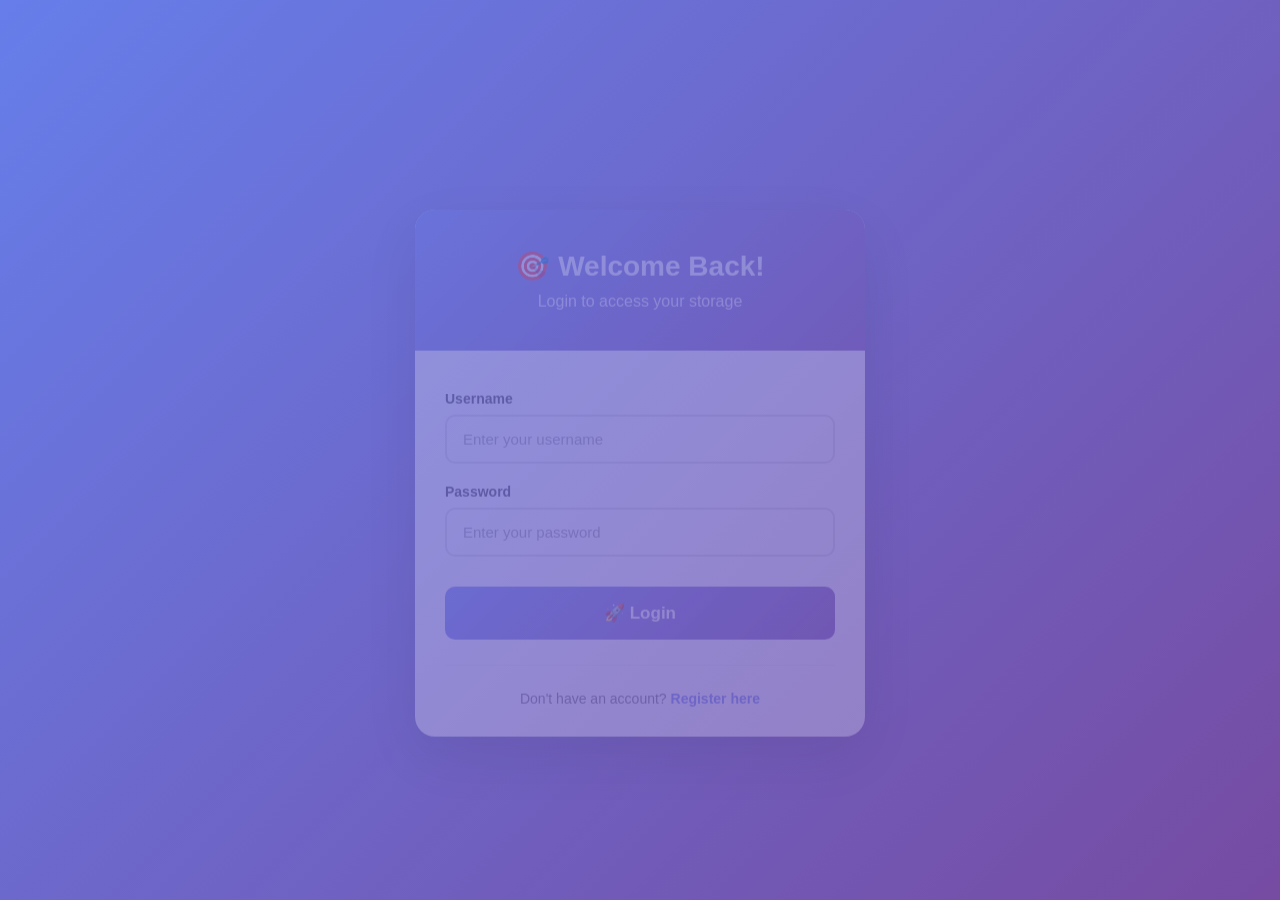
<file: frontend/database.html>
<!DOCTYPE html>
<html lang="en">
<head>
    <meta charset="UTF-8">
    <meta name="viewport" content="width=device-width, initial-scale=1.0">
    <title>Dashboard - Intelligent Multi-Modal Storage</title>
    <link rel="stylesheet" href="database-style.css">
</head>
<body>
    <div class="container">
        <!-- Navigation Bar -->
        <nav class="navbar">
            <div class="navbar-left">
                <span class="logo">🎯</span>
                <h2>Multi-Modal Storage</h2>
            </div>
            <div class="navbar-right">
                <div class="user-info">
                    <div class="username" id="displayName">Loading...</div>
                    <div class="email" id="displayEmail"></div>
                </div>
                <button class="logout-btn" onclick="handleLogout()">
                    🚪 Logout
                </button>
            </div>
        </nav>

        <!-- Welcome Section -->
        <div class="welcome-section">
            <h1>Welcome, <span id="welcomeName">User</span>! 👋</h1>
            <p>Manage your files and uploads from your personal dashboard</p>
        </div>

        <!-- Statistics Cards -->
        <div class="stats-grid">
            <div class="stat-card">
                <div class="icon">🖼️</div>
                <div class="number" id="imageCount">0</div>
                <div class="label">Images</div>
            </div>
            <div class="stat-card">
                <div class="icon">🎬</div>
                <div class="number" id="videoCount">0</div>
                <div class="label">Videos</div>
            </div>
            <div class="stat-card">
                <div class="icon">📊</div>
                <div class="number" id="jsonCount">0</div>
                <div class="label">JSON Files</div>
            </div>
        </div>

        <!-- Upload Section -->
        <div class="upload-card">
            <h2>📤 Upload New Content</h2>
            
            <form id="uploadForm" method="POST" enctype="multipart/form-data">
                <!-- File Upload Section -->
                <div class="form-section">
                    <label for="media_file" class="form-label">
                        📁 Upload Media File
                        <span class="label-hint">(Images, Videos, or PDFs)</span>
                    </label>
                    <div class="file-input-wrapper">
                        <input 
                            type="file" 
                            id="media_file" 
                            name="file" 
                            accept="image/*,video/*,.pdf,application/pdf"
                            class="file-input"
                        >
                        <label for="media_file" class="file-input-label">
                            <span class="file-icon">📎</span>
                            <span id="fileName">Choose a file...</span>
                        </label>
                    </div>
                    <p class="input-hint">📷 Images: JPG, PNG, GIF | 🎬 Videos: MP4, AVI, MOV | 📄 PDFs</p>
                </div>

                <!-- Divider -->
                <div class="divider">
                    <span>OR</span>
                </div>

                <!-- JSON Input Section -->
                <div class="form-section">
                    <label for="json_text" class="form-label">
                        📊 JSON Structured Data
                        <span class="label-hint">(Paste JSON content)</span>
                    </label>
                    <textarea 
                        id="json_text" 
                        name="json_data" 
                        placeholder='{"name": "John", "age": 25, "skills": ["Python", "AI"]}'
                        rows="6"
                        class="json-textarea"
                    ></textarea>
                    <p class="input-hint">System will auto-detect SQL vs NoSQL classification</p>
                </div>

                <!-- Comment Section -->
                <div class="form-section">
                    <label for="comment" class="form-label">
                        💬 Optional Comment
                    </label>
                    <input 
                        type="text" 
                        id="comment" 
                        name="comment" 
                        placeholder="Add metadata or description..."
                        class="comment-input"
                    >
                </div>

                <!-- Submit Button -->
                <button type="submit" class="submit-btn">
                    <span class="btn-icon">🚀</span>
                    Upload & Classify
                </button>

                <!-- Clear Form Button -->
                <button type="button" class="clear-btn" onclick="clearForm()">
                    Clear Form
                </button>

                <!-- Retrieve Button -->
                <button type="button" class="retrieve-btn" onclick="retrieveData()">
                    📂 View My Files
                </button>

                <!-- New: View JSON Database Button -->
                <button type="button" class="retrieve-btn" onclick="viewJsonDatabase()" style="background: linear-gradient(135deg, #8b5cf6 0%, #6366f1 100%);">
                    📊 View JSON Database
                </button>
            </form>
        </div>

        <!-- Result Display Area -->
        <div id="result" class="result-container" style="display: none;">
            <!-- Results will be dynamically inserted here -->
        </div>

        <!-- Footer Info -->
        <footer class="footer">
            <p>College Project • Intelligent Storage System • 2025</p>
        </footer>
    </div>

    <script>
        let currentUser = null;

        // Check authentication on page load
        window.addEventListener('load', async function() {
            try {
                const response = await fetch('http://127.0.0.1:5000/check-session', {
                    credentials: 'include'
                });
                const data = await response.json();
                
                if (!data.logged_in) {
                    // Not logged in, redirect to login page
                    window.location.href = 'login.html';
                    return;
                }
                
                // Set user info
                currentUser = data.user;
                document.getElementById('displayName').textContent = data.user.full_name || data.user.username;
                document.getElementById('displayEmail').textContent = data.user.email;
                document.getElementById('welcomeName').textContent = data.user.full_name || data.user.username;
                
                // Load dashboard statistics
                loadDashboardStats();
                
            } catch (error) {
                console.error('Session check failed:', error);
                window.location.href = 'login.html';
            }
        });

        // Load dashboard statistics
        async function loadDashboardStats() {
            try {
                const response = await fetch('http://127.0.0.1:5000/dashboard-stats', {
                    credentials: 'include'
                });
                const stats = await response.json();
                
                document.getElementById('imageCount').textContent = stats.total_images;
                document.getElementById('videoCount').textContent = stats.total_videos;
                document.getElementById('jsonCount').textContent = stats.total_json;
                
            } catch (error) {
                console.error('Failed to load stats:', error);
            }
        }

        // Handle logout
        async function handleLogout() {
            try {
                const response = await fetch('http://127.0.0.1:5000/logout', {
                    method: 'POST',
                    credentials: 'include'
                });
                
                if (response.ok) {
                    window.location.href = 'login.html';
                }
            } catch (error) {
                console.error('Logout failed:', error);
            }
        }

        // Display selected filename
        document.getElementById('media_file').addEventListener('change', function(e) {
            const fileName = e.target.files[0]?.name || 'Choose a file...';
            document.getElementById('fileName').textContent = fileName;
        });

        // Handle form submission
        document.getElementById('uploadForm').addEventListener('submit', async function(e) {
            e.preventDefault();

            const resultDiv = document.getElementById('result');
            resultDiv.style.display = 'block';
            resultDiv.innerHTML = `
                <div class="loading">
                    <div class="spinner"></div>
                    <p>Processing your upload...</p>
                </div>
            `;

            try {
                const formData = new FormData(this);

                const response = await fetch('http://127.0.0.1:5000/upload', {
                    method: 'POST',
                    credentials: 'include',
                    body: formData
                });

                const data = await response.json();

                if (response.ok) {
                    displaySuccess(data);
                    // Reload stats after successful upload
                    loadDashboardStats();
                } else {
                    displayError(data);
                }

            } catch (error) {
                resultDiv.innerHTML = `
                    <div class="result-card error-card">
                        <div class="result-header error">
                            <span class="result-icon">❌</span>
                            <h3>Connection Error</h3>
                        </div>
                        <div class="result-body">
                            <p><strong>Error:</strong> ${error.message}</p>
                        </div>
                    </div>
                `;
            }
        });

        function displaySuccess(data) {
            const resultDiv = document.getElementById('result');
            
            const typeIcons = {
                'image': '🖼️',
                'video': '🎬',
                'json': '📊'
            };
            
            const storageIcons = {
                'images': '🖼️',
                'videos': '🎬',
                'sql': '🗄️',
                'nosql': '📦'
            };

            let viewLink = '';
            if (data.filename && currentUser) {
                let folder = data.chosen_storage;
                if (folder === 'sql' || folder === 'nosql') {
                    folder = 'json_data';
                }
                viewLink = `http://127.0.0.1:5000/storage/${currentUser.username}/${folder}/${data.filename}`;
            }

            resultDiv.innerHTML = `
                <div class="result-card success-card">
                    <div class="result-header success">
                        <span class="result-icon">✅</span>
                        <h3>Upload Successful!</h3>
                    </div>
                    <div class="result-body">
                        <div class="result-item">
                            <span class="item-label">Input Type:</span>
                            <span class="item-value">
                                ${typeIcons[data.input_type] || '📄'} 
                                ${data.input_type.toUpperCase()}
                            </span>
                        </div>
                        <div class="result-item">
                            <span class="item-label">Storage Location:</span>
                            <span class="item-value">
                                ${storageIcons[data.chosen_storage] || '💾'} 
                                ${data.chosen_storage.toUpperCase()}
                            </span>
                        </div>
                        ${data.filename ? `
                        <div class="result-item">
                            <span class="item-label">Filename:</span>
                            <span class="item-value filename">${data.filename}</span>
                        </div>
                        ` : ''}
                        ${viewLink ? `
                        <div class="result-item">
                            <span class="item-label">View File:</span>
                            <span class="item-value">
                                <a href="${viewLink}" target="_blank" class="view-file-link">
                                    👁️ Open File
                                </a>
                            </span>
                        </div>
                        ` : ''}
                        ${data.comment_received ? `
                        <div class="result-item">
                            <span class="item-label">Comment:</span>
                            <span class="item-value">${data.comment_received}</span>
                        </div>
                        ` : ''}
                        <div class="result-message">
                            <p>${data.message}</p>
                        </div>
                    </div>
                </div>
            `;

            resultDiv.scrollIntoView({ behavior: 'smooth', block: 'nearest' });
            addCloseButton(resultDiv);
        }

        function displayError(data) {
            const resultDiv = document.getElementById('result');
            
            resultDiv.innerHTML = `
                <div class="result-card error-card">
                    <div class="result-header error">
                        <span class="result-icon">⚠️</span>
                        <h3>Upload Failed</h3>
                    </div>
                    <div class="result-body">
                        <div class="result-item">
                            <span class="item-label">Error:</span>
                            <span class="item-value error-text">${data.error || 'Unknown error'}</span>
                        </div>
                        <div class="result-message">
                            <p>${data.message || 'Please check your input and try again.'}</p>
                        </div>
                    </div>
                </div>
            `;

            resultDiv.scrollIntoView({ behavior: 'smooth', block: 'nearest' });
            addCloseButton(resultDiv);
        }

        function addCloseButton(resultDiv) {
            if (resultDiv.querySelector('.close-result-btn')) return;
            
            const closeBtn = document.createElement('button');
            closeBtn.className = 'close-result-btn';
            closeBtn.innerHTML = '✖ Close';
            closeBtn.onclick = function() {
                resultDiv.style.display = 'none';
            };
            
            const resultCard = resultDiv.querySelector('.result-card');
            if (resultCard) {
                resultCard.appendChild(closeBtn);
            }
        }

        function clearForm() {
            document.getElementById('uploadForm').reset();
            document.getElementById('fileName').textContent = 'Choose a file...';
        }

        async function retrieveData() {
            const resultDiv = document.getElementById('result');
            resultDiv.style.display = 'block';
            resultDiv.innerHTML = `<div class="loading"><div class="spinner"></div><p>Fetching your files...</p></div>`;

            try {
                const response = await fetch('http://127.0.0.1:5000/retrieve', {
                    credentials: 'include'
                });
                const data = await response.json();

                // Helper function to get file icon
                const getFileIcon = (filename, type) => {
                    if (type === 'images') return '🖼️';
                    if (type === 'videos') return '🎬';
                    if (type === 'json') return '📊';
                    return '📄';
                };

                // Helper function to create file list HTML
                const createFileList = (files, type, folderName) => {
                    if (files.length === 0) {
                        return `
                            <div class="empty-state">
                                <div class="empty-state-icon">${getFileIcon('', type)}</div>
                                <div class="empty-state-text">No ${type} uploaded yet</div>
                            </div>
                        `;
                    }

                    return `
                        <div class="files-list">
                            ${files.map(file => `
                                <div class="file-item-row">
                                    <div class="file-info">
                                        <div class="file-type-icon">${getFileIcon(file, type)}</div>
                                        <div class="file-details">
                                            <div class="file-name-text">${file}</div>
                                        </div>
                                    </div>
                                    <div class="file-actions-buttons">
                                        <a href="http://127.0.0.1:5000/storage/${currentUser.username}/${folderName}/${file}" 
                                           target="_blank" 
                                           class="action-btn view-btn">
                                            👁️ View
                                        </a>
                                        <a href="http://127.0.0.1:5000/storage/${currentUser.username}/${folderName}/${file}" 
                                           download 
                                           class="action-btn download-btn">
                                            ⬇️ Download
                                        </a>
                                    </div>
                                </div>
                            `).join('')}
                        </div>
                    `;
                };

                // Build the complete HTML
                let html = `
                    <div class="result-card success-card">
                        <div class="result-header success">
                            <span class="result-icon">📂</span>
                            <h3>Your Files</h3>
                        </div>
                        <div class="result-body">
                            <div class="files-container">
                                <!-- Images Section -->
                                <div class="file-category-section">
                                    <div class="file-category-header">
                                        <span class="file-category-icon">🖼️</span>
                                        <h4 class="file-category-title">Images</h4>
                                        <span class="file-count">${data.images.length}</span>
                                    </div>
                                    ${createFileList(data.images, 'images', 'images')}
                                </div>

                                <!-- Videos Section -->
                                <div class="file-category-section">
                                    <div class="file-category-header">
                                        <span class="file-category-icon">🎬</span>
                                        <h4 class="file-category-title">Videos</h4>
                                        <span class="file-count">${data.videos.length}</span>
                                    </div>
                                    ${createFileList(data.videos, 'videos', 'videos')}
                                </div>

                                <!-- JSON Data Section -->
                                <div class="file-category-section">
                                    <div class="file-category-header">
                                        <span class="file-category-icon">📊</span>
                                        <h4 class="file-category-title">JSON Data</h4>
                                        <span class="file-count">${data.json_data.length}</span>
                                    </div>
                                    ${createFileList(data.json_data, 'json', 'json_data')}
                                </div>
                            </div>
                        </div>
                    </div>
                `;
                
                resultDiv.innerHTML = html;
                addCloseButton(resultDiv);
            } catch (error) {
                resultDiv.innerHTML = `
                    <div class="result-card error-card">
                        <div class="result-header error">
                            <span class="result-icon">❌</span>
                            <h3>Error</h3>
                        </div>
                        <div class="result-body">
                            <p>Failed to retrieve data: ${error.message}</p>
                        </div>
                    </div>`;
                addCloseButton(resultDiv);
            }
        }

        // New: View JSON Database
        async function viewJsonDatabase() {
            const resultDiv = document.getElementById('result');
            resultDiv.style.display = 'block';
            resultDiv.innerHTML = `<div class="loading"><div class="spinner"></div><p>Loading JSON database...</p></div>`;

            try {
                const response = await fetch('http://127.0.0.1:5000/json-database', {
                    credentials: 'include'
                });
                const data = await response.json();

                if (!response.ok) {
                    throw new Error(data.message || 'Failed to load database');
                }

                displayJsonDatabase(data.entries);
            } catch (error) {
                resultDiv.innerHTML = `
                    <div class="result-card error-card">
                        <div class="result-header error">
                            <span class="result-icon">❌</span>
                            <h3>Error</h3>
                        </div>
                        <div class="result-body">
                            <p>Failed to load JSON database: ${error.message}</p>
                        </div>
                    </div>`;
                addCloseButton(resultDiv);
            }
        }

        function displayJsonDatabase(entries) {
            const resultDiv = document.getElementById('result');

            if (entries.length === 0) {
                resultDiv.innerHTML = `
                    <div class="result-card success-card">
                        <div class="result-header success">
                            <span class="result-icon">📊</span>
                            <h3>JSON Database</h3>
                        </div>
                        <div class="result-body">
                            <div class="json-empty-state">
                                <div class="json-empty-icon">📊</div>
                                <div class="json-empty-text">No JSON Data Yet</div>
                                <div class="json-empty-hint">Upload JSON data to see it here in a tabular format</div>
                            </div>
                        </div>
                    </div>
                `;
                addCloseButton(resultDiv);
                return;
            }

            // Create table HTML
            let tableRows = '';
            entries.forEach((entry, index) => {
                const uploadDate = new Date(entry.uploaded_at).toLocaleString();
                const typeBadge = entry.storage_type === 'sql' 
                    ? '<span class="json-type-badge json-type-sql">🗄️ SQL</span>'
                    : '<span class="json-type-badge json-type-nosql">📦 NoSQL</span>';

                tableRows += `
                    <tr>
                        <td>${index + 1}</td>
                        <td>${entry.filename}</td>
                        <td>${typeBadge}</td>
                        <td>${entry.comment || '<em style="color: #9ca3af;">No comment</em>'}</td>
                        <td>${uploadDate}</td>
                        <td>
                            <div class="json-actions-cell">
                                <button class="json-action-btn json-view-btn" onclick="viewJsonDetail(${entry.id})">
                                    👁️ View
                                </button>
                                <button class="json-action-btn json-delete-btn" onclick="deleteJsonEntry(${entry.id})">
                                    🗑️ Delete
                                </button>
                            </div>
                        </td>
                    </tr>
                `;
            });

            resultDiv.innerHTML = `
                <div class="result-card success-card">
                    <div class="result-header success">
                        <span class="result-icon">📊</span>
                        <h3>JSON Database (${entries.length} entries)</h3>
                    </div>
                    <div class="result-body">
                        <div class="json-table-container" style="padding: 0;">
                            <div class="json-table-wrapper">
                                <table class="json-table">
                                    <thead>
                                        <tr>
                                            <th style="width: 60px;">#</th>
                                            <th>Filename</th>
                                            <th style="width: 120px;">Type</th>
                                            <th>Comment</th>
                                            <th style="width: 180px;">Upload Date</th>
                                            <th style="width: 200px;">Actions</th>
                                        </tr>
                                    </thead>
                                    <tbody>
                                        ${tableRows}
                                    </tbody>
                                </table>
                            </div>
                        </div>
                    </div>
                </div>
            `;

            addCloseButton(resultDiv);
        }

        async function viewJsonDetail(entryId) {
            try {
                const response = await fetch(`http://127.0.0.1:5000/json-database/${entryId}`, {
                    credentials: 'include'
                });
                const data = await response.json();

                if (!response.ok) {
                    throw new Error(data.message || 'Failed to load entry');
                }

                const entry = data.entry;
                const uploadDate = new Date(entry.uploaded_at).toLocaleString();
                const jsonData = entry.json_data;

                // Create modal
                const modal = document.createElement('div');
                modal.className = 'json-detail-modal';
                modal.onclick = function(e) {
                    if (e.target === modal) {
                        modal.remove();
                    }
                };

                // Generate JSON view
                const jsonViewContent = `<pre style="background: #1e1e1e; color: #d4d4d4; padding: 20px; border-radius: 8px; overflow-x: auto; max-height: 50vh;">${JSON.stringify(jsonData, null, 2)}</pre>`;
                
                // Generate Table view
                const tableViewContent = generateTableFromJSON(jsonData);

                modal.innerHTML = `
                    <div class="json-detail-content">
                        <div class="json-detail-header">
                            <h3>📄 ${entry.filename}</h3>
                            <div class="json-detail-meta">
                                <span><strong>Type:</strong> <span class="type-badge ${entry.storage_type}">${entry.storage_type.toUpperCase()}</span></span>
                                <span><strong>Uploaded:</strong> ${uploadDate}</span>
                            </div>
                        </div>
                        <div class="json-detail-body">
                            ${entry.comment ? `
                                <div class="json-comment-box">
                                    <strong>💬 Comment:</strong>
                                    <p>${entry.comment}</p>
                                </div>
                            ` : ''}
                            
                            <div class="json-view-tabs" style="display: flex; gap: 10px; margin-bottom: 20px; border-bottom: 2px solid #e5e7eb;">
                                <button class="json-tab-btn active" onclick="switchJsonDetailView('json-view-${entryId}', this)" style="padding: 12px 24px; background: rgba(102, 126, 234, 0.1); border: none; border-bottom: 3px solid #667eea; color: #667eea; font-weight: 600; cursor: pointer;">📄 JSON Format</button>
                                <button class="json-tab-btn" onclick="switchJsonDetailView('table-view-${entryId}', this)" style="padding: 12px 24px; background: transparent; border: none; border-bottom: 3px solid transparent; color: #6b7280; font-weight: 600; cursor: pointer;">📊 Table Format</button>
                            </div>
                            
                            <div id="json-view-${entryId}" class="json-content-view active" style="display: block;">
                                ${jsonViewContent}
                            </div>
                            
                            <div id="table-view-${entryId}" class="json-content-view" style="display: none;">
                                ${tableViewContent}
                            </div>
                        </div>
                        <div class="modal-footer">
                            <a href="http://127.0.0.1:5000/storage/${currentUser.username}/json_data/${entry.filename}" 
                               download 
                               class="modal-btn download-btn">
                                ⬇️ Download JSON
                            </a>
                            <button onclick="this.closest('.json-detail-modal').remove()" class="modal-btn close-btn">
                                ✖ Close
                            </button>
                        </div>
                    </div>
                `;

                document.body.appendChild(modal);
            } catch (error) {
                alert('Error loading JSON details: ' + error.message);
            }
        }

        function switchJsonDetailView(viewId, buttonElement) {
            console.log('Switching to view:', viewId);
            
            // Update tab buttons - remove active from all
            const buttons = buttonElement.parentElement.querySelectorAll('.json-tab-btn');
            buttons.forEach(btn => {
                btn.classList.remove('active');
                btn.style.background = 'transparent';
                btn.style.borderBottomColor = 'transparent';
                btn.style.color = '#6b7280';
            });
            
            // Add active to clicked button
            buttonElement.classList.add('active');
            buttonElement.style.background = 'rgba(102, 126, 234, 0.1)';
            buttonElement.style.borderBottomColor = '#667eea';
            buttonElement.style.color = '#667eea';
            
            // Update content views - hide all
            const container = buttonElement.parentElement.parentElement;
            const views = container.querySelectorAll('.json-content-view');
            views.forEach(view => {
                view.classList.remove('active');
                view.style.display = 'none';
            });
            
            // Show selected view
            const selectedView = document.getElementById(viewId);
            if (selectedView) {
                selectedView.classList.add('active');
                selectedView.style.display = 'block';
                console.log('View switched successfully to:', viewId);
            } else {
                console.error('View not found:', viewId);
            }
        }

        function generateTableFromJSON(data) {
            let html = '<div style="overflow-x: auto; max-height: 50vh;">';
            
            // Handle array of objects (typical NoSQL/SQL result set)
            if (Array.isArray(data)) {
                if (data.length === 0) {
                    return '<p style="text-align: center; color: #6b7280; padding: 20px;">Empty array</p>';
                }
                
                // Check if array contains objects
                if (typeof data[0] === 'object' && data[0] !== null) {
                    // Get all unique keys from all objects
                    const allKeys = new Set();
                    data.forEach(item => {
                        Object.keys(item).forEach(key => allKeys.add(key));
                    });
                    const keys = Array.from(allKeys);
                    
                    html += `
                        <table class="json-table">
                            <thead>
                                <tr>
                                    <th>#</th>
                                    ${keys.map(key => `<th>${escapeHtml(key)}</th>`).join('')}
                                </tr>
                            </thead>
                            <tbody>
                    `;
                    
                    data.forEach((item, index) => {
                        html += `<tr>`;
                        html += `<td class="row-number">${index + 1}</td>`;
                        keys.forEach(key => {
                            const value = item[key];
                            html += `<td>${formatTableCell(value)}</td>`;
                        });
                        html += `</tr>`;
                    });
                    
                    html += `</tbody></table>`;
                } else {
                    // Array of primitives
                    html += `
                        <table class="json-table">
                            <thead>
                                <tr>
                                    <th>#</th>
                                    <th>Value</th>
                                </tr>
                            </thead>
                            <tbody>
                    `;
                    
                    data.forEach((item, index) => {
                        html += `
                            <tr>
                                <td class="row-number">${index + 1}</td>
                                <td>${formatTableCell(item)}</td>
                            </tr>
                        `;
                    });
                    
                    html += `</tbody></table>`;
                }
            }
            // Handle single object (SQL-style flat structure)
            else if (typeof data === 'object' && data !== null) {
                html += `
                    <table class="json-table">
                        <thead>
                            <tr>
                                <th>Field</th>
                                <th>Value</th>
                            </tr>
                        </thead>
                        <tbody>
                `;
                
                Object.entries(data).forEach(([key, value]) => {
                    html += `
                        <tr>
                            <td class="field-name">${escapeHtml(key)}</td>
                            <td>${formatTableCell(value)}</td>
                        </tr>
                    `;
                });
                
                html += `</tbody></table>`;
            }
            // Handle primitive values
            else {
                html += `
                    <table class="json-table">
                        <thead>
                            <tr>
                                <th>Value</th>
                            </tr>
                        </thead>
                        <tbody>
                            <tr>
                                <td>${formatTableCell(data)}</td>
                            </tr>
                        </tbody>
                    </table>
                `;
            }
            
            html += '</div>';
            return html;
        }

        function formatTableCell(value) {
            if (value === null) {
                return '<span class="null-value">NULL</span>';
            }
            if (value === undefined) {
                return '<span class="null-value">UNDEFINED</span>';
            }
            if (typeof value === 'boolean') {
                return `<span class="boolean-value">${value ? 'TRUE' : 'FALSE'}</span>`;
            }
            if (typeof value === 'number') {
                return `<span class="number-value">${value}</span>`;
            }
            if (typeof value === 'string') {
                return `<span class="string-value">${escapeHtml(value)}</span>`;
            }
            if (Array.isArray(value)) {
                return `<span class="array-value">[${value.length} items]</span>
                        <details style="margin-top: 5px;">
                            <summary style="cursor: pointer; color: #667eea;">View items</summary>
                            <pre style="margin-top: 5px; background: #f3f4f6; padding: 10px; border-radius: 4px; font-size: 12px;">${JSON.stringify(value, null, 2)}</pre>
                        </details>`;
            }
            if (typeof value === 'object') {
                return `<span class="object-value">{${Object.keys(value).length} fields}</span>
                        <details style="margin-top: 5px;">
                            <summary style="cursor: pointer; color: #667eea;">View object</summary>
                            <pre style="margin-top: 5px; background: #f3f4f6; padding: 10px; border-radius: 4px; font-size: 12px;">${JSON.stringify(value, null, 2)}</pre>
                        </details>`;
            }
            return escapeHtml(String(value));
        }

        function escapeHtml(text) {
            const div = document.createElement('div');
            div.textContent = text;
            return div.innerHTML;
        }

        async function deleteJsonEntry(entryId) {
            if (!confirm('Are you sure you want to delete this JSON entry? This action cannot be undone.')) {
                return;
            }

            try {
                const response = await fetch(`http://127.0.0.1:5000/json-database/${entryId}`, {
                    method: 'DELETE',
                    credentials: 'include'
                });

                const data = await response.json();

                if (response.ok) {
                    alert('✅ Entry deleted successfully!');
                    // Reload the database view
                    viewJsonDatabase();
                    // Reload stats
                    loadDashboardStats();
                } else {
                    alert('❌ ' + data.message);
                }
            } catch (error) {
                alert('Error deleting entry: ' + error.message);
            }
        }
    </script>
</body>
</html>
</file>
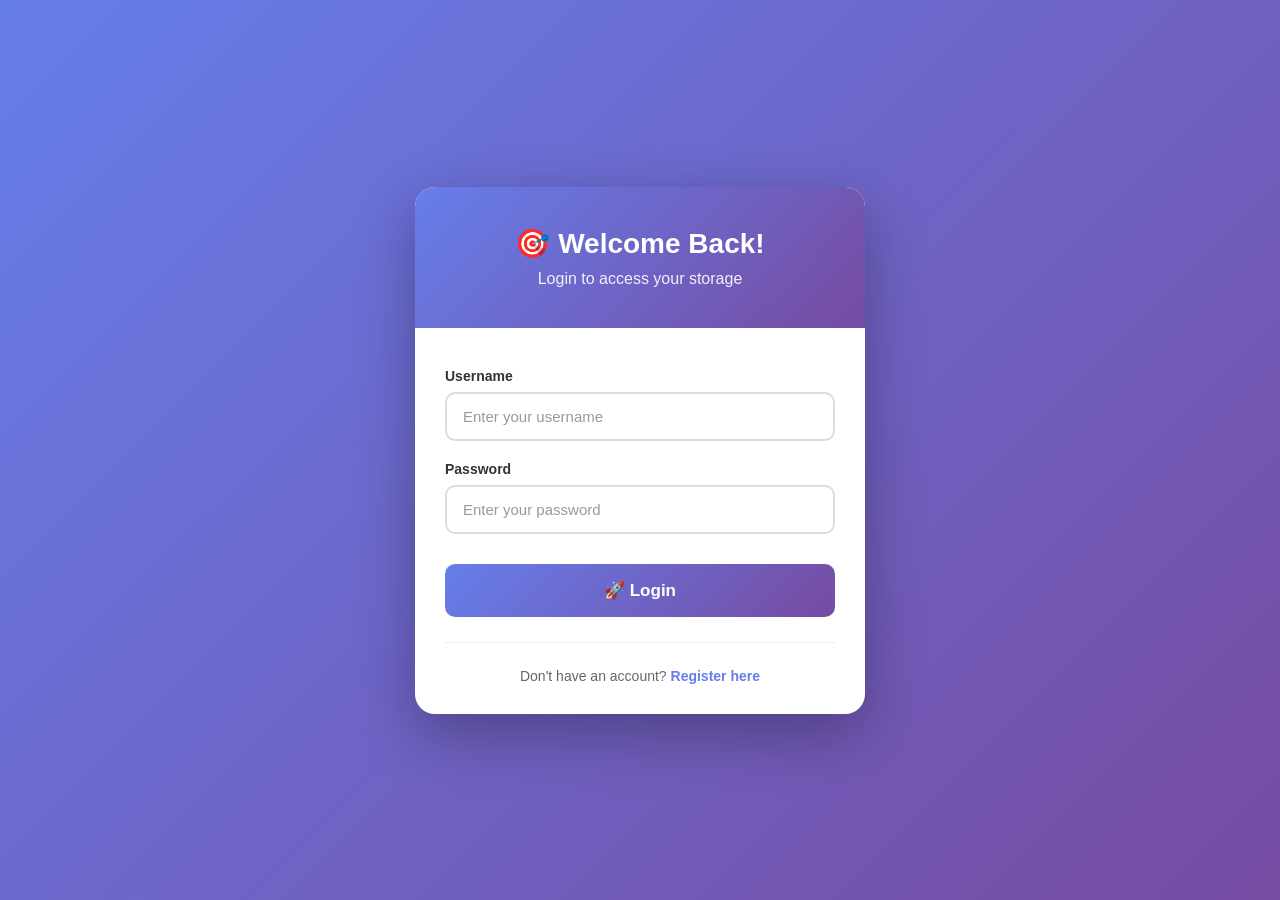
<file: frontend/login.html>
<!DOCTYPE html>
<html lang="en">
<head>
    <meta charset="UTF-8">
    <meta name="viewport" content="width=device-width, initial-scale=1.0">
    <title>Login - Intelligent Multi-Modal Storage</title>
    <link rel="stylesheet" href="style.css">
</head>
<body>
    <div class="auth-container">
        <!-- Login Form -->
        <div class="auth-card" id="loginCard">
            <div class="auth-header">
                <h1>🎯 Welcome Back!</h1>
                <p>Login to access your storage</p>
            </div>

            <form id="loginForm" class="auth-form">
                <div class="form-group">
                    <label for="login-username">Username</label>
                    <input 
                        type="text" 
                        id="login-username" 
                        name="username" 
                        placeholder="Enter your username"
                        required
                    >
                </div>

                <div class="form-group">
                    <label for="login-password">Password</label>
                    <input 
                        type="password" 
                        id="login-password" 
                        name="password" 
                        placeholder="Enter your password"
                        required
                    >
                </div>

                <button type="submit" class="auth-btn">
                    🚀 Login
                </button>

                <div class="auth-switch">
                    Don't have an account? 
                    <a href="#" onclick="showRegister(); return false;">Register here</a>
                </div>
            </form>

            <div id="loginMessage" class="message-box" style="display: none;"></div>
        </div>

        <!-- Registration Form -->
        <div class="auth-card" id="registerCard" style="display: none;">
            <div class="auth-header">
                <h1>🎯 Create Account</h1>
                <p>Register to start uploading</p>
            </div>

            <form id="registerForm" class="auth-form">
                <div class="form-group">
                    <label for="reg-fullname">Full Name</label>
                    <input 
                        type="text" 
                        id="reg-fullname" 
                        name="full_name" 
                        placeholder="Enter your full name"
                    >
                </div>

                <div class="form-group">
                    <label for="reg-username">Username *</label>
                    <input 
                        type="text" 
                        id="reg-username" 
                        name="username" 
                        placeholder="Choose a username (min 3 chars)"
                        required
                        minlength="3"
                    >
                </div>

                <div class="form-group">
                    <label for="reg-email">Email *</label>
                    <input 
                        type="email" 
                        id="reg-email" 
                        name="email" 
                        placeholder="Enter your email"
                        required
                    >
                </div>

                <div class="form-group">
                    <label for="reg-password">Password *</label>
                    <input 
                        type="password" 
                        id="reg-password" 
                        name="password" 
                        placeholder="Create password (min 6 chars)"
                        required
                        minlength="6"
                    >
                </div>

                <div class="form-group">
                    <label for="reg-confirm-password">Confirm Password *</label>
                    <input 
                        type="password" 
                        id="reg-confirm-password" 
                        name="confirm_password" 
                        placeholder="Confirm your password"
                        required
                        minlength="6"
                    >
                </div>

                <button type="submit" class="auth-btn">
                    ✨ Register
                </button>

                <div class="auth-switch">
                    Already have an account? 
                    <a href="#" onclick="showLogin(); return false;">Login here</a>
                </div>
            </form>

            <div id="registerMessage" class="message-box" style="display: none;"></div>
        </div>
    </div>

    <script>
        // Toggle between login and register forms
        function showLogin() {
            document.getElementById('loginCard').style.display = 'block';
            document.getElementById('registerCard').style.display = 'none';
            document.getElementById('loginMessage').style.display = 'none';
            document.getElementById('registerMessage').style.display = 'none';
        }

        function showRegister() {
            document.getElementById('loginCard').style.display = 'none';
            document.getElementById('registerCard').style.display = 'block';
            document.getElementById('loginMessage').style.display = 'none';
            document.getElementById('registerMessage').style.display = 'none';
        }

        // Handle login form submission
        document.getElementById('loginForm').addEventListener('submit', async function(e) {
            e.preventDefault();

            const username = document.getElementById('login-username').value;
            const password = document.getElementById('login-password').value;
            const messageBox = document.getElementById('loginMessage');

            // Show loading
            messageBox.style.display = 'block';
            messageBox.className = 'message-box info';
            messageBox.innerHTML = '⏳ Logging in...';

            try {
                const response = await fetch('http://127.0.0.1:5000/login', {
                    method: 'POST',
                    headers: {
                        'Content-Type': 'application/json'
                    },
                    credentials: 'include', // Important for session cookies
                    body: JSON.stringify({ username, password })
                });

                const data = await response.json();

                if (response.ok) {
                    messageBox.className = 'message-box success';
                    messageBox.innerHTML = '✅ ' + data.message + ' Redirecting...';
                    
                    // Redirect to dashboard after 1 second
                    setTimeout(() => {
                        window.location.href = 'dashboard.html';
                    }, 1000);
                } else {
                    messageBox.className = 'message-box error';
                    messageBox.innerHTML = '❌ ' + data.message;
                }
            } catch (error) {
                messageBox.className = 'message-box error';
                messageBox.innerHTML = '❌ Connection error. Please ensure the server is running.';
            }
        });

        // Handle registration form submission
        document.getElementById('registerForm').addEventListener('submit', async function(e) {
            e.preventDefault();

            const formData = {
                full_name: document.getElementById('reg-fullname').value,
                username: document.getElementById('reg-username').value,
                email: document.getElementById('reg-email').value,
                password: document.getElementById('reg-password').value,
                confirm_password: document.getElementById('reg-confirm-password').value
            };

            const messageBox = document.getElementById('registerMessage');

            // Validate password match
            if (formData.password !== formData.confirm_password) {
                messageBox.style.display = 'block';
                messageBox.className = 'message-box error';
                messageBox.innerHTML = '❌ Passwords do not match!';
                return;
            }

            // Show loading
            messageBox.style.display = 'block';
            messageBox.className = 'message-box info';
            messageBox.innerHTML = '⏳ Creating your account...';

            try {
                const response = await fetch('http://127.0.0.1:5000/register', {
                    method: 'POST',
                    headers: {
                        'Content-Type': 'application/json'
                    },
                    body: JSON.stringify(formData)
                });

                const data = await response.json();

                if (response.ok) {
                    messageBox.className = 'message-box success';
                    messageBox.innerHTML = '✅ ' + data.message + ' Redirecting to login...';
                    
                    // Clear form
                    document.getElementById('registerForm').reset();
                    
                    // Switch to login after 2 seconds
                    setTimeout(() => {
                        showLogin();
                        const loginMsg = document.getElementById('loginMessage');
                        loginMsg.style.display = 'block';
                        loginMsg.className = 'message-box success';
                        loginMsg.innerHTML = '✅ Registration successful! Please login.';
                    }, 2000);
                } else {
                    messageBox.className = 'message-box error';
                    messageBox.innerHTML = '❌ ' + data.message;
                }
            } catch (error) {
                messageBox.className = 'message-box error';
                messageBox.innerHTML = '❌ Connection error. Please ensure the server is running.';
            }
        });

        // Check if already logged in
        window.addEventListener('load', async function() {
            try {
                const response = await fetch('http://127.0.0.1:5000/check-session', {
                    credentials: 'include'
                });
                const data = await response.json();
                
                if (data.logged_in) {
                    // Already logged in, redirect to dashboard
                    window.location.href = 'dashboard.html';
                }
            } catch (error) {
                console.log('Not logged in');
            }
        });
    </script>
</body>
</html>
</file>
<file: frontend/dashboard-style.css>
/* ========================================
   Modern Dashboard Styling
   Intelligent Multi-Modal Storage System
   ======================================== */

/* ========== Global Styles ========== */
* {
    margin: 0;
    padding: 0;
    box-sizing: border-box;
}

:root {
    --primary: #667eea;
    --primary-dark: #5568d3;
    --secondary: #764ba2;
    --success: #10b981;
    --danger: #ef4444;
    --warning: #f59e0b;
    --info: #3b82f6;
    --dark: #1f2937;
    --light: #f9fafb;
    --border: #e5e7eb;
    --shadow: 0 4px 6px -1px rgba(0, 0, 0, 0.1);
    --shadow-lg: 0 20px 25px -5px rgba(0, 0, 0, 0.1);
}

body {
    font-family: 'Inter', 'Segoe UI', system-ui, -apple-system, sans-serif;
    background: linear-gradient(135deg, #667eea 0%, #764ba2 100%);
    min-height: 100vh;
    padding: 20px;
    line-height: 1.6;
    color: var(--dark);
}

.container {
    max-width: 1200px;
    margin: 0 auto;
    animation: fadeIn 0.6s ease-out;
}

@keyframes fadeIn {
    from {
        opacity: 0;
        transform: translateY(20px);
    }
    to {
        opacity: 1;
        transform: translateY(0);
    }
}

/* ========== Navigation Bar ========== */
.navbar {
    background: white;
    padding: 20px 35px;
    box-shadow: var(--shadow-lg);
    display: flex;
    justify-content: space-between;
    align-items: center;
    margin-bottom: 30px;
    border-radius: 20px;
    backdrop-filter: blur(10px);
    transition: all 0.3s ease;
}

.navbar:hover {
    box-shadow: 0 25px 30px -5px rgba(0, 0, 0, 0.15);
}

.navbar-left {
    display: flex;
    align-items: center;
    gap: 15px;
}

.navbar-left .logo {
    font-size: 32px;
    animation: pulse 2s infinite;
}

@keyframes pulse {
    0%, 100% { transform: scale(1); }
    50% { transform: scale(1.1); }
}

.navbar-left h2 {
    margin: 0;
    background: linear-gradient(135deg, var(--primary) 0%, var(--secondary) 100%);
    -webkit-background-clip: text;
    -webkit-text-fill-color: transparent;
    background-clip: text;
    font-size: 22px;
    font-weight: 700;
}

.navbar-right {
    display: flex;
    align-items: center;
    gap: 25px;
}

.user-info {
    text-align: right;
    padding-right: 20px;
    border-right: 2px solid var(--border);
}

.user-info .username {
    font-weight: 700;
    color: var(--dark);
    font-size: 16px;
    display: flex;
    align-items: center;
    gap: 8px;
}

.user-info .username::before {
    content: "👤";
    font-size: 20px;
}

.user-info .email {
    font-size: 13px;
    color: #6b7280;
    margin-top: 2px;
}

.logout-btn {
    padding: 12px 24px;
    background: linear-gradient(135deg, var(--danger) 0%, #dc2626 100%);
    color: white;
    border: none;
    border-radius: 12px;
    font-weight: 600;
    cursor: pointer;
    transition: all 0.3s ease;
    font-size: 14px;
    display: flex;
    align-items: center;
    gap: 8px;
    box-shadow: 0 4px 12px rgba(239, 68, 68, 0.3);
}

.logout-btn:hover {
    transform: translateY(-2px);
    box-shadow: 0 8px 16px rgba(239, 68, 68, 0.4);
}

.logout-btn:active {
    transform: translateY(0);
}

/* ========== Welcome Section ========== */
.welcome-section {
    background: linear-gradient(135deg, #667eea 0%, #764ba2 100%);
    color: white;
    padding: 50px 40px;
    border-radius: 25px;
    margin-bottom: 30px;
    text-align: center;
    box-shadow: var(--shadow-lg);
    position: relative;
    overflow: hidden;
}

.welcome-section::before {
    content: "";
    position: absolute;
    top: -50%;
    right: -50%;
    width: 200%;
    height: 200%;
    background: radial-gradient(circle, rgba(255,255,255,0.1) 0%, transparent 70%);
    animation: rotate 20s linear infinite;
}

@keyframes rotate {
    from { transform: rotate(0deg); }
    to { transform: rotate(360deg); }
}

.welcome-section h1 {
    margin: 0 0 15px 0;
    font-size: 36px;
    font-weight: 800;
    position: relative;
    z-index: 1;
}

.welcome-section p {
    font-size: 18px;
    opacity: 0.95;
    position: relative;
    z-index: 1;
}

/* ========== Statistics Grid ========== */
.stats-grid {
    display: grid;
    grid-template-columns: repeat(auto-fit, minmax(240px, 1fr));
    gap: 25px;
    margin-bottom: 35px;
}

.stat-card {
    background: white;
    padding: 35px;
    border-radius: 20px;
    box-shadow: var(--shadow);
    text-align: center;
    transition: all 0.3s ease;
    border: 2px solid transparent;
    position: relative;
    overflow: hidden;
}

.stat-card::before {
    content: "";
    position: absolute;
    top: 0;
    left: 0;
    right: 0;
    height: 4px;
    background: linear-gradient(90deg, var(--primary), var(--secondary));
}

.stat-card:hover {
    transform: translateY(-8px);
    box-shadow: var(--shadow-lg);
    border-color: var(--primary);
}

.stat-card .icon {
    font-size: 56px;
    margin-bottom: 15px;
    filter: drop-shadow(0 4px 8px rgba(0,0,0,0.1));
}

.stat-card .number {
    font-size: 48px;
    font-weight: 800;
    background: linear-gradient(135deg, var(--primary) 0%, var(--secondary) 100%);
    -webkit-background-clip: text;
    -webkit-text-fill-color: transparent;
    background-clip: text;
    margin: 15px 0;
}

.stat-card .label {
    color: #6b7280;
    font-size: 16px;
    font-weight: 600;
    text-transform: uppercase;
    letter-spacing: 0.5px;
}

/* PDF Stat Card Special Styling */
.stat-card:has(#pdfCount) .icon {
    color: #dc2626;
}

.stat-card:has(#pdfCount):hover {
    border-color: #dc2626;
}

/* ========== Upload Card ========== */
.upload-card {
    background: white;
    padding: 40px;
    border-radius: 25px;
    box-shadow: var(--shadow-lg);
    margin-bottom: 30px;
}

.upload-card h2 {
    margin: 0 0 30px 0;
    color: var(--dark);
    font-size: 26px;
    font-weight: 700;
    display: flex;
    align-items: center;
    gap: 12px;
}

/* ========== Form Sections ========== */
.form-section {
    margin-bottom: 30px;
}

.form-label {
    display: block;
    font-weight: 600;
    color: var(--dark);
    margin-bottom: 12px;
    font-size: 15px;
}

.label-hint {
    font-weight: normal;
    color: #6b7280;
    font-size: 13px;
    margin-left: 5px;
}

.input-hint {
    font-size: 13px;
    color: #9ca3af;
    margin-top: 8px;
    font-style: italic;
}

/* ========== File Input ========== */
.file-input-wrapper {
    position: relative;
}

.file-input {
    display: none;
}

.file-input-label {
    display: flex;
    align-items: center;
    padding: 20px 25px;
    background: linear-gradient(135deg, #f3f4f6 0%, #e5e7eb 100%);
    border: 3px dashed var(--primary);
    border-radius: 15px;
    cursor: pointer;
    transition: all 0.3s ease;
}

.file-input-label:hover {
    background: linear-gradient(135deg, #e5e7eb 0%, #d1d5db 100%);
    border-color: var(--secondary);
    transform: translateY(-2px);
}

.file-icon {
    font-size: 28px;
    margin-right: 15px;
}

#fileName {
    color: #4b5563;
    font-size: 15px;
    font-weight: 500;
}

/* ========== JSON Textarea ========== */
.json-textarea {
    width: 100%;
    padding: 20px;
    border: 2px solid var(--border);
    border-radius: 15px;
    font-family: 'Monaco', 'Courier New', monospace;
    font-size: 14px;
    resize: vertical;
    transition: all 0.3s ease;
    background: #f9fafb;
}

.json-textarea:focus {
    outline: none;
    border-color: var(--primary);
    background: white;
    box-shadow: 0 0 0 4px rgba(102, 126, 234, 0.1);
}

/* ========== Comment Input ========== */
.comment-input {
    width: 100%;
    padding: 16px 20px;
    border: 2px solid var(--border);
    border-radius: 15px;
    font-size: 15px;
    transition: all 0.3s ease;
    background: #f9fafb;
}

.comment-input:focus {
    outline: none;
    border-color: var(--primary);
    background: white;
    box-shadow: 0 0 0 4px rgba(102, 126, 234, 0.1);
}

/* ========== Divider ========== */
.divider {
    display: flex;
    align-items: center;
    text-align: center;
    margin: 35px 0;
}

.divider::before,
.divider::after {
    content: '';
    flex: 1;
    border-bottom: 2px solid var(--border);
}

.divider span {
    padding: 0 20px;
    color: #9ca3af;
    font-weight: 700;
    font-size: 14px;
    text-transform: uppercase;
    letter-spacing: 1px;
}

/* ========== Buttons ========== */
.submit-btn {
    width: 100%;
    padding: 18px;
    background: linear-gradient(135deg, var(--primary) 0%, var(--secondary) 100%);
    color: white;
    border: none;
    border-radius: 15px;
    font-size: 17px;
    font-weight: 700;
    cursor: pointer;
    transition: all 0.3s ease;
    display: flex;
    align-items: center;
    justify-content: center;
    gap: 12px;
    box-shadow: 0 8px 20px rgba(102, 126, 234, 0.3);
    text-transform: uppercase;
    letter-spacing: 0.5px;
}

.submit-btn:hover {
    transform: translateY(-3px);
    box-shadow: 0 12px 28px rgba(102, 126, 234, 0.4);
}

.submit-btn:active {
    transform: translateY(-1px);
}

.btn-icon {
    font-size: 22px;
}

.clear-btn, .retrieve-btn {
    width: 100%;
    padding: 14px;
    color: white;
    border: none;
    border-radius: 15px;
    font-size: 15px;
    font-weight: 600;
    cursor: pointer;
    margin-top: 15px;
    transition: all 0.3s ease;
    display: flex;
    align-items: center;
    justify-content: center;
    gap: 8px;
}

.clear-btn {
    background: linear-gradient(135deg, #6b7280 0%, #4b5563 100%);
    box-shadow: 0 4px 12px rgba(107, 114, 128, 0.3);
}

.clear-btn:hover {
    background: linear-gradient(135deg, #4b5563 0%, #374151 100%);
    transform: translateY(-2px);
    box-shadow: 0 6px 16px rgba(107, 114, 128, 0.4);
}

.retrieve-btn {
    background: linear-gradient(135deg, var(--info) 0%, #2563eb 100%);
    box-shadow: 0 4px 12px rgba(59, 130, 246, 0.3);
}

.retrieve-btn:hover {
    background: linear-gradient(135deg, #2563eb 0%, #1d4ed8 100%);
    transform: translateY(-2px);
    box-shadow: 0 6px 16px rgba(59, 130, 246, 0.4);
}

/* ========== Result Container ========== */
.result-container {
    margin-bottom: 30px;
    animation: slideUp 0.5s ease-out;
}

@keyframes slideUp {
    from {
        opacity: 0;
        transform: translateY(40px);
    }
    to {
        opacity: 1;
        transform: translateY(0);
    }
}

.result-card {
    background: white;
    border-radius: 20px;
    box-shadow: var(--shadow-lg);
    overflow: hidden;
}

.result-header {
    padding: 25px 35px;
    display: flex;
    align-items: center;
    gap: 15px;
    color: white;
}

.result-header.success {
    background: linear-gradient(135deg, var(--success) 0%, #059669 100%);
}

.result-header.error {
    background: linear-gradient(135deg, var(--danger) 0%, #dc2626 100%);
}

.result-icon {
    font-size: 32px;
    filter: drop-shadow(0 2px 4px rgba(0,0,0,0.2));
}

.result-header h3 {
    font-size: 22px;
    font-weight: 700;
}

.result-body {
    padding: 35px;
}

/* ========== Result Items ========== */
.result-item {
    display: flex;
    justify-content: space-between;
    align-items: flex-start;
    padding: 16px 0;
    border-bottom: 2px solid var(--border);
}

.result-item:last-of-type {
    border-bottom: none;
}

.item-label {
    font-weight: 700;
    color: var(--dark);
    flex-shrink: 0;
    margin-right: 20px;
    font-size: 15px;
}

.item-value {
    color: #4b5563;
    text-align: right;
    word-break: break-word;
    font-weight: 500;
}

.item-value.filename {
    font-family: 'Monaco', 'Courier New', monospace;
    background: linear-gradient(135deg, #f3f4f6 0%, #e5e7eb 100%);
    padding: 8px 14px;
    border-radius: 8px;
    font-size: 13px;
    border: 1px solid var(--border);
}

.error-text {
    color: var(--danger);
    font-weight: 700;
}

.view-file-link {
    display: inline-flex;
    align-items: center;
    gap: 8px;
    padding: 10px 20px;
    background: linear-gradient(135deg, var(--primary) 0%, var(--secondary) 100%);
    color: white !important;
    text-decoration: none;
    border-radius: 10px;
    font-size: 14px;
    font-weight: 600;
    transition: all 0.3s ease;
    box-shadow: 0 4px 12px rgba(102, 126, 234, 0.3);
}

.view-file-link:hover {
    transform: translateY(-2px);
    box-shadow: 0 6px 16px rgba(102, 126, 234, 0.4);
}

/* ========== Result Message ========== */
.result-message {
    margin-top: 25px;
    padding: 20px;
    background: linear-gradient(135deg, #f0f9ff 0%, #e0f2fe 100%);
    border-radius: 12px;
    border-left: 4px solid var(--info);
}

.result-message p {
    color: #0c4a6e;
    font-size: 14px;
    line-height: 1.7;
}

/* ========== Retrieved Data - Better File List Styling ========== */
.files-container {
    display: flex;
    flex-direction: column;
    gap: 25px;
}

.file-category-section {
    background: linear-gradient(135deg, #f9fafb 0%, #ffffff 100%);
    border-radius: 15px;
    padding: 20px;
    border: 2px solid var(--border);
}

.file-category-header {
    display: flex;
    align-items: center;
    gap: 10px;
    margin-bottom: 15px;
    padding-bottom: 12px;
    border-bottom: 2px solid var(--primary);
}

.file-category-icon {
    font-size: 24px;
}

.file-category-title {
    font-size: 18px;
    font-weight: 700;
    color: var(--dark);
    margin: 0;
}

.file-count {
    margin-left: auto;
    background: var(--primary);
    color: white;
    padding: 4px 12px;
    border-radius: 20px;
    font-size: 12px;
    font-weight: 600;
}

.files-list {
    display: flex;
    flex-direction: column;
    gap: 10px;
}

.file-item-row {
    display: flex;
    justify-content: space-between;
    align-items: center;
    padding: 12px 16px;
    background: white;
    border: 1px solid var(--border);
    border-radius: 10px;
    transition: all 0.3s ease;
}

.file-item-row:hover {
    border-color: var(--primary);
    box-shadow: 0 4px 12px rgba(102, 126, 234, 0.15);
    transform: translateY(-2px);
}

.file-info {
    display: flex;
    align-items: center;
    gap: 12px;
    flex: 1;
    min-width: 0;
}

.file-type-icon {
    font-size: 28px;
    flex-shrink: 0;
}

.file-details {
    flex: 1;
    min-width: 0;
}

.file-name-text {
    font-size: 14px;
    font-weight: 600;
    color: var(--dark);
    word-break: break-all;
    line-height: 1.4;
}

.file-size {
    font-size: 12px;
    color: #6b7280;
    margin-top: 2px;
}

.file-actions-buttons {
    display: flex;
    gap: 8px;
    flex-shrink: 0;
}

.action-btn {
    display: inline-flex;
    align-items: center;
    gap: 6px;
    padding: 8px 16px;
    border: none;
    border-radius: 8px;
    font-size: 13px;
    font-weight: 600;
    cursor: pointer;
    transition: all 0.3s ease;
    text-decoration: none;
    white-space: nowrap;
}

.view-btn {
    background: linear-gradient(135deg, #3b82f6 0%, #1d4ed8 100%);
    color: white;
    box-shadow: 0 2px 8px rgba(59, 130, 246, 0.3);
}

.view-btn:hover {
    transform: translateY(-2px);
    box-shadow: 0 4px 12px rgba(59, 130, 246, 0.4);
}

.download-btn {
    background: linear-gradient(135deg, #10b981 0%, #059669 100%);
    color: white;
    box-shadow: 0 2px 8px rgba(16, 185, 129, 0.3);
}

.download-btn:hover {
    transform: translateY(-2px);
    box-shadow: 0 4px 12px rgba(16, 185, 129, 0.4);
}

.empty-state {
    text-align: center;
    padding: 30px;
    color: #9ca3af;
    font-style: italic;
    background: var(--light);
    border-radius: 10px;
    border: 2px dashed var(--border);
}

.empty-state-icon {
    font-size: 48px;
    margin-bottom: 10px;
    opacity: 0.5;
}

.empty-state-text {
    font-size: 14px;
    color: #6b7280;
}

/* ========== Close Button ========== */
.close-result-btn {
    width: 100%;
    padding: 14px;
    background: #f3f4f6;
    color: #6b7280;
    border: none;
    border-top: 2px solid var(--border);
    border-radius: 0 0 20px 20px;
    font-size: 14px;
    font-weight: 600;
    cursor: pointer;
    transition: all 0.3s ease;
}

.close-result-btn:hover {
    background: #e5e7eb;
    color: var(--dark);
}

/* ========== Loading State ========== */
.loading {
    text-align: center;
    padding: 50px;
    background: white;
    border-radius: 20px;
    box-shadow: var(--shadow-lg);
}

.spinner {
    border: 5px solid #f3f4f6;
    border-top: 5px solid var(--primary);
    border-radius: 50%;
    width: 60px;
    height: 60px;
    animation: spin 0.8s linear infinite;
    margin: 0 auto 25px;
}

@keyframes spin {
    0% { transform: rotate(0deg); }
    100% { transform: rotate(360deg); }
}

.loading p {
    color: #6b7280;
    font-size: 17px;
    font-weight: 600;
}

/* ========== Footer ========== */
.footer {
    text-align: center;
    padding: 25px;
    color: white;
    font-size: 14px;
    opacity: 0.95;
    margin-top: 20px;
    font-weight: 500;
}

/* ========== Responsive Design ========== */
@media (max-width: 968px) {
    .stats-grid {
        grid-template-columns: repeat(auto-fit, minmax(200px, 1fr));
    }
}

@media (max-width: 768px) {
    body {
        padding: 15px;
    }

    .navbar {
        flex-direction: column;
        padding: 20px;
        gap: 15px;
    }

    .navbar-right {
        width: 100%;
        flex-direction: column;
        gap: 15px;
    }

    .user-info {
        text-align: center;
        padding-right: 0;
        border-right: none;
        padding-bottom: 15px;
        border-bottom: 2px solid var(--border);
        width: 100%;
    }

    .logout-btn {
        width: 100%;
        justify-content: center;
    }

    .welcome-section {
        padding: 35px 25px;
    }

    .welcome-section h1 {
        font-size: 28px;
    }

    .welcome-section p {
        font-size: 16px;
    }

    .upload-card {
        padding: 25px 20px;
    }

    .upload-card h2 {
        font-size: 22px;
    }

    .result-item {
        flex-direction: column;
        gap: 8px;
    }

    .item-value {
        text-align: left;
    }

    .result-body {
        padding: 25px 20px;
    }

    .stats-grid {
        grid-template-columns: 1fr;
    }
}

@media (max-width: 480px) {
    .welcome-section h1 {
        font-size: 24px;
    }

    .stat-card {
        padding: 25px;
    }

    .stat-card .icon {
        font-size: 48px;
    }

    .stat-card .number {
        font-size: 40px;
    }

    .upload-card {
        padding: 20px 15px;
    }

    .form-label {
        font-size: 14px;
    }

    .submit-btn {
        font-size: 16px;
        padding: 16px;
    }
}

/* ========== Smooth Scrolling ========== */
html {
    scroll-behavior: smooth;
}

/* ========== Selection Styling ========== */
::selection {
    background: var(--primary);
    color: white;
}

::-moz-selection {
    background: var(--primary);
    color: white;
}

/* ========== Modal Styles ========== */
.modal {
    display: none;
    position: fixed;
    top: 0;
    left: 0;
    width: 100%;
    height: 100%;
    background: rgba(0, 0, 0, 0.85);
    z-index: 1000;
    backdrop-filter: blur(5px);
}

.modal.show {
    display: flex;
    align-items: center;
    justify-content: center;
    padding: 20px;
}

.modal-content {
    background: white;
    border-radius: 16px;
    width: 95%;
    max-width: 1200px;
    max-height: 95vh;
    display: flex;
    flex-direction: column;
    box-shadow: 0 25px 50px -12px rgba(0, 0, 0, 0.5);
    animation: slideUp 0.3s ease-out;
    margin: auto;
    overflow: hidden;
}

@keyframes slideUp {
    from {
        opacity: 0;
        transform: translateY(30px);
    }
    to {
        opacity: 1;
        transform: translateY(0);
    }
}

.modal-header {
    display: flex;
    justify-content: space-between;
    align-items: center;
    padding: 20px 25px;
    border-bottom: 1px solid var(--border);
    background: linear-gradient(135deg, #f9fafb 0%, #f3f4f6 100%);
    border-radius: 16px 16px 0 0;
}

.modal-header h3 {
    font-size: 18px;
    font-weight: 700;
    color: var(--dark);
    margin: 0;
    flex: 1;
    overflow: hidden;
    text-overflow: ellipsis;
    white-space: nowrap;
    padding-right: 15px;
}

.modal-close {
    background: var(--danger);
    color: white;
    border: none;
    width: 36px;
    height: 36px;
    border-radius: 50%;
    font-size: 20px;
    cursor: pointer;
    display: flex;
    align-items: center;
    justify-content: center;
    transition: all 0.3s ease;
    flex-shrink: 0;
}

.modal-close:hover {
    background: #dc2626;
    transform: rotate(90deg) scale(1.1);
}

.modal-body {
    padding: 25px;
    overflow-y: auto;
    overflow-x: hidden;
    flex: 1;
    min-height: 300px;
    max-height: calc(95vh - 180px);
}

.modal-body > #modalJson {
    width: 100%;
    display: flex;
    flex-direction: column;
    align-items: stretch;
}

.modal-body img,
.modal-body video {
    align-self: center;
    max-width: 100%;
    max-height: 70vh;
    width: auto;
    height: auto;
    border-radius: 8px;
    box-shadow: 0 10px 25px rgba(0, 0, 0, 0.2);
    margin: 0 auto;
}

.modal-body iframe#modalPdf {
    width: 100%;
    height: 75vh;
    border: none;
    border-radius: 8px;
    box-shadow: 0 10px 25px rgba(0, 0, 0, 0.2);
    background: white;
}

.modal-footer {
    padding: 20px 25px;
    border-top: 1px solid var(--border);
    display: flex;
    gap: 12px;
    justify-content: flex-end;
    background: linear-gradient(135deg, #f9fafb 0%, #f3f4f6 100%);
    border-radius: 0 0 16px 16px;
    flex-shrink: 0;
}

.modal-footer a,
.modal-footer button {
    padding: 12px 24px;
    border-radius: 10px;
    font-size: 14px;
    font-weight: 600;
    cursor: pointer;
    transition: all 0.3s ease;
    text-decoration: none;
    border: none;
    display: inline-flex;
    align-items: center;
    gap: 8px;
}

.modal-footer .download-btn {
    background: linear-gradient(135deg, var(--success) 0%, #059669 100%);
    color: white;
    box-shadow: 0 4px 12px rgba(16, 185, 129, 0.3);
}

.modal-footer .download-btn:hover {
    transform: translateY(-2px);
    box-shadow: 0 6px 16px rgba(16, 185, 129, 0.4);
}

.modal-footer .close-btn {
    background: linear-gradient(135deg, #6b7280 0%, #4b5563 100%);
    color: white;
    box-shadow: 0 4px 12px rgba(107, 114, 128, 0.3);
}

.modal-footer .close-btn:hover {
    transform: translateY(-2px);
    box-shadow: 0 6px 16px rgba(107, 114, 128, 0.4);
}

/* Prevent body scroll when modal is open */
body.modal-open {
    overflow: hidden;
}

/* Responsive modal adjustments */
@media (max-width: 768px) {
    .modal-content {
        max-width: 95%;
        max-height: 95vh;
    }
    
    .modal-header h3 {
        font-size: 16px;
    }
    
    .modal-body {
        padding: 20px;
    }
    
    .modal-footer {
        flex-direction: column;
    }
    
    .modal-footer a,
    .modal-footer button {
        width: 100%;
        justify-content: center;
    }
}

/* ========== JSON Table Viewer ========== */
.json-table-container {
    margin-top: 30px;
    background: white;
    border-radius: 20px;
    padding: 30px;
    box-shadow: 0 10px 30px rgba(0, 0, 0, 0.1);
}

.json-table-header {
    display: flex;
    justify-content: space-between;
    align-items: center;
    margin-bottom: 25px;
    padding-bottom: 20px;
    border-bottom: 2px solid #e5e7eb;
}

.json-table-title {
    font-size: 24px;
    font-weight: 700;
    color: var(--dark);
    display: flex;
    align-items: center;
    gap: 12px;
}

.json-table-actions {
    display: flex;
    gap: 12px;
}

.json-filter-btn {
    padding: 10px 20px;
    border-radius: 10px;
    border: 2px solid #e5e7eb;
    background: white;
    color: #6b7280;
    font-weight: 600;
    cursor: pointer;
    transition: all 0.3s ease;
}

.json-filter-btn.active {
    background: linear-gradient(135deg, var(--primary), var(--secondary));
    color: white;
    border-color: var(--primary);
}

.json-filter-btn:hover {
    border-color: var(--primary);
    color: var(--primary);
}

/* Responsive Table */
.json-table-wrapper {
    overflow-x: auto;
}

.json-table {
    width: 100%;
    border-collapse: separate;
    border-spacing: 0;
    border: 2px solid #e5e7eb;
    border-radius: 15px;
    overflow: hidden;
}

.json-table thead {
    background: linear-gradient(135deg, #f9fafb 0%, #f3f4f6 100%);
}

.json-table th {
    padding: 18px 20px;
    text-align: left;
    font-weight: 700;
    font-size: 14px;
    color: var(--dark);
    text-transform: uppercase;
    letter-spacing: 0.5px;
    border-bottom: 2px solid #e5e7eb;
}

.json-table tbody tr {
    transition: all 0.3s ease;
    border-bottom: 1px solid #e5e7eb;
}

.json-table tbody tr:hover {
    background: #f9fafb;
    transform: scale(1.01);
}

.json-table td {
    padding: 16px 20px;
    font-size: 14px;
    color: #4b5563;
}

.json-type-badge {
    display: inline-block;
    padding: 6px 12px;
    border-radius: 20px;
    font-size: 12px;
    font-weight: 600;
    text-transform: uppercase;
}

.json-type-sql {
    background: linear-gradient(135deg, #dbeafe 0%, #bfdbfe 100%);
    color: #1e40af;
}

.json-type-nosql {
    background: linear-gradient(135deg, #fce7f3 0%, #fbcfe8 100%);
    color: #be185d;
}

.json-actions-cell {
    display: flex;
    gap: 8px;
}

.json-action-btn {
    padding: 8px 16px;
    border: none;
    border-radius: 8px;
    font-size: 12px;
    font-weight: 600;
    cursor: pointer;
    transition: all 0.3s ease;
    display: inline-flex;
    align-items: center;
    gap: 6px;
}

.json-view-btn {
    background: linear-gradient(135deg, #3b82f6, #1d4ed8);
    color: white;
}

.json-view-btn:hover {
    transform: translateY(-2px);
    box-shadow: 0 4px 12px rgba(59, 130, 246, 0.4);
}

.json-delete-btn {
    background: linear-gradient(135deg, #ef4444, #dc2626);
    color: white;
}

.json-delete-btn:hover {
    transform: translateY(-2px);
    box-shadow: 0 4px 12px rgba(239, 68, 68, 0.4);
}

/* JSON Detail View Modal */
.json-detail-modal {
    position: fixed;
    top: 0;
    left: 0;
    width: 100%;
    height: 100%;
    background: rgba(0, 0, 0, 0.8);
    backdrop-filter: blur(5px);
    z-index: 2000;
    display: flex;
    align-items: center;
    justify-content: center;
    padding: 20px;
    animation: fadeIn 0.3s ease-out;
}

.json-detail-content {
    background: white;
    border-radius: 20px;
    max-width: 1200px;
    width: 100%;
    max-height: 90vh;
    display: flex;
    flex-direction: column;
    box-shadow: 0 20px 60px rgba(0, 0, 0, 0.3);
}

.json-detail-header {
    padding: 25px 30px;
    border-bottom: 2px solid #e5e7eb;
    background: linear-gradient(135deg, #f9fafb, #f3f4f6);
    border-radius: 20px 20px 0 0;
}

.json-detail-header h3 {
    font-size: 22px;
    font-weight: 700;
    color: var(--dark);
    margin: 0 0 10px 0;
}

.json-detail-meta {
    display: flex;
    gap: 20px;
    font-size: 13px;
    color: #6b7280;
}

.json-detail-body {
    padding: 30px;
    overflow-y: auto;
    flex: 1;
}

.json-data-section {
    margin-bottom: 30px;
}

.json-section-title {
    font-size: 16px;
    font-weight: 700;
    color: var(--dark);
    margin-bottom: 15px;
    display: flex;
    align-items: center;
    gap: 10px;
}

/* Flat Table for SQL Data */
.json-flat-table {
    width: 100%;
    border: 2px solid #e5e7eb;
    border-radius: 12px;
    overflow: hidden;
}

.json-flat-table th,
.json-flat-table td {
    padding: 14px 18px;
    text-align: left;
    border-bottom: 1px solid #e5e7eb;
}

.json-flat-table th {
    background: #f9fafb;
    font-weight: 700;
    color: var(--dark);
    font-size: 13px;
    text-transform: uppercase;
}

.json-flat-table tbody tr:hover {
    background: #f9fafb;
}

/* JSON Tree for NoSQL Data */
.json-tree {
    background: #1f2937;
    color: #f9fafb;
    padding: 20px;
    border-radius: 12px;
    font-family: 'Monaco', 'Courier New', monospace;
    font-size: 13px;
    line-height: 1.6;
    overflow-x: auto;
    max-height: 500px;
}

.json-tree pre {
    margin: 0;
    white-space: pre-wrap;
    word-wrap: break-word;
}

.json-comment-box {
    background: #f0f9ff;
    border-left: 4px solid #3b82f6;
    padding: 15px 20px;
    border-radius: 8px;
    margin-top: 20px;
}

.json-comment-box p {
    margin: 0;
    color: #1e40af;
    font-size: 14px;
}

/* Empty State */
.json-empty-state {
    text-align: center;
    padding: 60px 20px;
    color: #9ca3af;
}

.json-empty-icon {
    font-size: 64px;
    margin-bottom: 20px;
    opacity: 0.5;
}

.json-empty-text {
    font-size: 18px;
    font-weight: 600;
    color: #6b7280;
    margin-bottom: 10px;
}

.json-empty-hint {
    font-size: 14px;
    color: #9ca3af;
}

/* ========== JSON View Tabs ========== */
.json-view-tabs {
    display: flex;
    gap: 10px;
    margin-bottom: 20px;
    border-bottom: 2px solid #e5e7eb;
    background: #f9fafb;
    padding: 10px;
    border-radius: 8px 8px 0 0;
    flex-shrink: 0;
}

.json-tab-btn {
    padding: 12px 24px;
    background: transparent;
    border: none;
    border-bottom: 3px solid transparent;
    color: #6b7280;
    font-weight: 600;
    font-size: 14px;
    cursor: pointer;
    transition: all 0.3s ease;
}

.json-tab-btn:hover {
    color: #667eea;
    background: rgba(102, 126, 234, 0.1);
}

.json-tab-btn.active {
    color: #667eea;
    border-bottom-color: #667eea;
    background: rgba(102, 126, 234, 0.1);
}

.json-content-view {
    display: none;
    animation: fadeIn 0.3s ease;
    width: 100%;
    overflow: auto;
    max-height: calc(95vh - 320px);
}

.json-content-view.active {
    display: block;
}

/* ========== Enhanced JSON Table Styles ========== */
.json-table {
    width: 100%;
    border-collapse: collapse;
    background: white;
    border-radius: 8px;
    overflow: hidden;
    box-shadow: 0 4px 12px rgba(0, 0, 0, 0.15);
    font-size: 14px;
    border: 2px solid #e5e7eb;
    table-layout: auto;
}

.json-table thead {
    background: linear-gradient(135deg, #667eea 0%, #764ba2 100%);
    color: white;
}

.json-table thead th {
    padding: 14px 16px;
    text-align: left;
    font-weight: 700;
    text-transform: uppercase;
    font-size: 13px;
    letter-spacing: 0.5px;
    border-bottom: 3px solid #5568d3;
}

.json-table tbody tr {
    border-bottom: 1px solid #e5e7eb;
    transition: background-color 0.2s ease;
}

.json-table tbody tr:hover {
    background-color: #f9fafb;
}

.json-table tbody tr:last-child {
    border-bottom: none;
}

.json-table tbody td {
    padding: 12px 16px;
    vertical-align: top;
}

.json-table .row-number {
    background: #f3f4f6;
    font-weight: 600;
    color: #6b7280;
    text-align: center;
    width: 50px;
}

.json-table .field-name {
    font-weight: 600;
    color: #374151;
    background: #f9fafb;
    min-width: 150px;
}

/* ========== Data Type Styling ========== */
.null-value {
    color: #9ca3af;
    font-style: italic;
    font-weight: 600;
}

.boolean-value {
    color: #8b5cf6;
    font-weight: 600;
}

.number-value {
    color: #3b82f6;
    font-weight: 600;
}

.string-value {
    color: #059669;
}

.array-value {
    color: #f59e0b;
    font-weight: 600;
}

.object-value {
    color: #ec4899;
    font-weight: 600;
}

/* ========== Details/Summary Styling ========== */
details summary {
    padding: 5px 0;
    font-size: 13px;
}

details[open] summary {
    margin-bottom: 8px;
}

details pre {
    max-height: 200px;
    overflow-y: auto;
}

details pre::-webkit-scrollbar {
    width: 6px;
}

details pre::-webkit-scrollbar-track {
    background: #e5e7eb;
    border-radius: 3px;
}

details pre::-webkit-scrollbar-thumb {
    background: #9ca3af;
    border-radius: 3px;
}

details pre::-webkit-scrollbar-thumb:hover {
    background: #6b7280;
}

/* ========== Responsive Table ========== */
@media (max-width: 768px) {
    .json-view-tabs {
        flex-direction: column;
        gap: 5px;
    }
    
    .json-tab-btn {
        width: 100%;
        border-bottom: none;
        border-left: 3px solid transparent;
        text-align: left;
    }
    
    .json-tab-btn.active {
        border-bottom-color: transparent;
        border-left-color: #667eea;
    }
    
    .json-table {
        font-size: 12px;
    }
    
    .json-table thead th,
    .json-table tbody td {
        padding: 10px 12px;
    }
}

/* ========== Multiple Upload Results ========== */
.upload-summary {
    display: flex;
    gap: 20px;
    justify-content: center;
    margin-bottom: 30px;
    padding: 20px;
    background: linear-gradient(135deg, #f9fafb 0%, #f3f4f6 100%);
    border-radius: 12px;
}

.summary-stat {
    text-align: center;
    padding: 15px 30px;
    border-radius: 10px;
    min-width: 120px;
}

.success-stat {
    background: linear-gradient(135deg, #d1fae5 0%, #a7f3d0 100%);
    border: 2px solid var(--success);
}

.error-stat {
    background: linear-gradient(135deg, #fee2e2 0%, #fecaca 100%);
    border: 2px solid var(--danger);
}

.stat-number {
    display: block;
    font-size: 32px;
    font-weight: 800;
    margin-bottom: 5px;
}

.success-stat .stat-number {
    color: var(--success);
}

.error-stat .stat-number {
    color: var(--danger);
}

.stat-label {
    display: block;
    font-size: 14px;
    font-weight: 600;
    color: var(--dark);
    opacity: 0.8;
}

.upload-results-list {
    display: flex;
    flex-direction: column;
    gap: 12px;
}

.upload-result-item {
    display: flex;
    align-items: center;
    gap: 15px;
    padding: 15px 20px;
    border-radius: 10px;
    background: white;
    border: 2px solid var(--border);
    transition: all 0.3s ease;
}

.upload-result-item:hover {
    transform: translateX(5px);
    box-shadow: var(--shadow);
}

.success-item {
    border-left: 4px solid var(--success);
}

.error-item {
    border-left: 4px solid var(--danger);
}

.upload-result-item .item-icon {
    font-size: 24px;
    flex-shrink: 0;
}

.upload-result-item .item-name {
    flex: 1;
    font-weight: 600;
    color: var(--dark);
    overflow: hidden;
    text-overflow: ellipsis;
    white-space: nowrap;
}

.upload-result-item .item-status {
    font-size: 13px;
    font-weight: 600;
    padding: 6px 12px;
    border-radius: 6px;
    flex-shrink: 0;
}

.success-item .item-status {
    background: var(--success);
    color: white;
}

.error-item .item-status {
    background: var(--danger);
    color: white;
    max-width: 300px;
    overflow: hidden;
    text-overflow: ellipsis;
    white-space: nowrap;
}

.mixed-card .result-header {
    background: linear-gradient(135deg, #fef3c7 0%, #fde68a 100%);
    border-bottom: 2px solid var(--warning);
}

/* ========== PDF Specific Styling ========== */
.modal-body iframe#modalPdf {
    background: linear-gradient(135deg, #f3f4f6 0%, #e5e7eb 100%);
}

.modal-body iframe#modalPdf::before {
    content: 'Loading PDF...';
    position: absolute;
    top: 50%;
    left: 50%;
    transform: translate(-50%, -50%);
    color: #6b7280;
    font-size: 18px;
    font-weight: 600;
}

/* PDF File Item Styling */
.file-item-row:has(.file-type-icon:contains("📄")) {
    border-left: 4px solid #dc2626;
}

.file-item-row:has(.file-type-icon:contains("📄")):hover {
    background: linear-gradient(135deg, #fff5f5 0%, #ffffff 100%);
}

.mixed-card .result-header.warning .result-icon {
    color: var(--warning);
}
</file>
<file: frontend/database-style.css>
/* ========================================
   Ultra-Modern Glassmorphism Dashboard
   Intelligent Multi-Modal Storage System
   ======================================== */

@import url('https://fonts.googleapis.com/css2?family=Poppins:wght@300;400;500;600;700;800&display=swap');

/* ========== CSS Variables ========== */
:root {
    --primary: #667eea;
    --primary-light: #7c8ff0;
    --secondary: #764ba2;
    --accent: #f093fb;
    --success: #4ade80;
    --danger: #f87171;
    --warning: #fbbf24;
    --info: #60a5fa;
    --dark: #0f172a;
    --light: #f8fafc;
    --glass-bg: rgba(255, 255, 255, 0.15);
    --glass-border: rgba(255, 255, 255, 0.25);
}

/* ========== Global Styles ========== */
* {
    margin: 0;
    padding: 0;
    box-sizing: border-box;
}

body {
    font-family: 'Poppins', sans-serif;
    background: linear-gradient(135deg, #667eea 0%, #764ba2 50%, #f093fb 100%);
    background-attachment: fixed;
    min-height: 100vh;
    padding: 25px;
    position: relative;
    overflow-x: hidden;
}

/* Animated background particles */
body::before {
    content: '';
    position: fixed;
    top: 0;
    left: 0;
    width: 100%;
    height: 100%;
    background-image: 
        radial-gradient(circle at 20% 50%, rgba(255, 255, 255, 0.1) 0%, transparent 50%),
        radial-gradient(circle at 80% 80%, rgba(255, 255, 255, 0.1) 0%, transparent 50%),
        radial-gradient(circle at 40% 20%, rgba(255, 255, 255, 0.08) 0%, transparent 50%);
    animation: float 20s ease-in-out infinite;
    pointer-events: none;
    z-index: 0;
}

@keyframes float {
    0%, 100% { transform: translateY(0) rotate(0deg); }
    50% { transform: translateY(-20px) rotate(5deg); }
}

.container {
    max-width: 1400px;
    margin: 0 auto;
    position: relative;
    z-index: 1;
    animation: fadeInUp 0.8s cubic-bezier(0.16, 1, 0.3, 1);
}

@keyframes fadeInUp {
    from {
        opacity: 0;
        transform: translateY(40px);
    }
    to {
        opacity: 1;
        transform: translateY(0);
    }
}

/* ========== Glassmorphism Card Base ========== */
.glass-card {
    background: var(--glass-bg);
    backdrop-filter: blur(20px) saturate(180%);
    -webkit-backdrop-filter: blur(20px) saturate(180%);
    border: 1px solid var(--glass-border);
    box-shadow: 0 8px 32px rgba(0, 0, 0, 0.1);
}

/* ========== Navigation Bar ========== */
.navbar {
    background: rgba(255, 255, 255, 0.2);
    backdrop-filter: blur(25px) saturate(200%);
    -webkit-backdrop-filter: blur(25px) saturate(200%);
    padding: 20px 40px;
    border-radius: 25px;
    border: 1px solid rgba(255, 255, 255, 0.3);
    box-shadow: 0 10px 40px rgba(0, 0, 0, 0.15);
    display: flex;
    justify-content: space-between;
    align-items: center;
    margin-bottom: 30px;
    transition: all 0.4s cubic-bezier(0.16, 1, 0.3, 1);
}

.navbar:hover {
    box-shadow: 0 15px 50px rgba(0, 0, 0, 0.2);
    transform: translateY(-3px);
}

.navbar-left {
    display: flex;
    align-items: center;
    gap: 18px;
}

.logo {
    font-size: 38px;
    filter: drop-shadow(0 4px 8px rgba(0, 0, 0, 0.2));
    animation: pulse 3s ease-in-out infinite;
}

@keyframes pulse {
    0%, 100% { transform: scale(1) rotate(0deg); }
    50% { transform: scale(1.15) rotate(-5deg); }
}

.navbar-left h2 {
    font-size: 24px;
    font-weight: 700;
    color: white;
    text-shadow: 0 4px 12px rgba(0, 0, 0, 0.2);
    letter-spacing: -0.5px;
}

.navbar-right {
    display: flex;
    align-items: center;
    gap: 30px;
}

.user-info {
    text-align: right;
    padding-right: 25px;
    border-right: 2px solid rgba(255, 255, 255, 0.3);
}

.username {
    font-weight: 700;
    color: white;
    font-size: 17px;
    text-shadow: 0 2px 8px rgba(0, 0, 0, 0.2);
    display: flex;
    align-items: center;
    gap: 10px;
}

.username::before {
    content: "👤";
    font-size: 22px;
    filter: drop-shadow(0 2px 4px rgba(0, 0, 0, 0.2));
}

.email {
    font-size: 13px;
    color: rgba(255, 255, 255, 0.85);
    margin-top: 3px;
    text-shadow: 0 1px 4px rgba(0, 0, 0, 0.1);
}

.logout-btn {
    padding: 12px 28px;
    background: linear-gradient(135deg, #ef4444 0%, #dc2626 100%);
    color: white;
    border: none;
    border-radius: 15px;
    font-weight: 600;
    font-size: 14px;
    cursor: pointer;
    transition: all 0.3s cubic-bezier(0.16, 1, 0.3, 1);
    box-shadow: 0 6px 20px rgba(239, 68, 68, 0.4);
    text-shadow: 0 2px 4px rgba(0, 0, 0, 0.2);
}

.logout-btn:hover {
    transform: translateY(-3px);
    box-shadow: 0 10px 30px rgba(239, 68, 68, 0.5);
}

.logout-btn:active {
    transform: translateY(-1px);
}

/* ========== Welcome Section ========== */
.welcome-section {
    background: rgba(255, 255, 255, 0.18);
    backdrop-filter: blur(30px) saturate(200%);
    -webkit-backdrop-filter: blur(30px) saturate(200%);
    color: white;
    padding: 60px 45px;
    border-radius: 30px;
    border: 1px solid rgba(255, 255, 255, 0.3);
    margin-bottom: 35px;
    text-align: center;
    box-shadow: 0 12px 45px rgba(0, 0, 0, 0.15);
    position: relative;
    overflow: hidden;
}

.welcome-section::before {
    content: "";
    position: absolute;
    top: -50%;
    left: -50%;
    width: 200%;
    height: 200%;
    background: radial-gradient(circle, rgba(255,255,255,0.15) 0%, transparent 70%);
    animation: rotate 25s linear infinite;
}

@keyframes rotate {
    from { transform: rotate(0deg); }
    to { transform: rotate(360deg); }
}

.welcome-section h1 {
    margin: 0 0 18px 0;
    font-size: 42px;
    font-weight: 800;
    position: relative;
    z-index: 1;
    text-shadow: 0 4px 20px rgba(0, 0, 0, 0.25);
    letter-spacing: -1px;
}

.welcome-section p {
    font-size: 19px;
    opacity: 0.95;
    position: relative;
    z-index: 1;
    text-shadow: 0 2px 10px rgba(0, 0, 0, 0.2);
}

/* ========== Statistics Grid ========== */
.stats-grid {
    display: grid;
    grid-template-columns: repeat(auto-fit, minmax(280px, 1fr));
    gap: 30px;
    margin-bottom: 40px;
}

.stat-card {
    background: rgba(255, 255, 255, 0.2);
    backdrop-filter: blur(25px) saturate(180%);
    -webkit-backdrop-filter: blur(25px) saturate(180%);
    padding: 40px;
    border-radius: 25px;
    border: 1px solid rgba(255, 255, 255, 0.3);
    text-align: center;
    transition: all 0.4s cubic-bezier(0.16, 1, 0.3, 1);
    position: relative;
    overflow: hidden;
}

.stat-card::before {
    content: "";
    position: absolute;
    top: 0;
    left: 0;
    right: 0;
    height: 5px;
    background: linear-gradient(90deg, var(--primary), var(--accent));
    border-radius: 25px 25px 0 0;
}

.stat-card:hover {
    transform: translateY(-10px);
    box-shadow: 0 20px 60px rgba(0, 0, 0, 0.25);
    border-color: rgba(255, 255, 255, 0.5);
}

.stat-card .icon {
    font-size: 64px;
    margin-bottom: 18px;
    filter: drop-shadow(0 6px 12px rgba(0,0,0,0.2));
    animation: bounce 2s ease-in-out infinite;
}

@keyframes bounce {
    0%, 100% { transform: translateY(0); }
    50% { transform: translateY(-10px); }
}

.stat-card .number {
    font-size: 56px;
    font-weight: 900;
    color: white;
    text-shadow: 0 4px 16px rgba(0, 0, 0, 0.3);
    margin: 18px 0;
    letter-spacing: -2px;
}

.stat-card .label {
    color: rgba(255, 255, 255, 0.95);
    font-size: 16px;
    font-weight: 600;
    text-transform: uppercase;
    letter-spacing: 1.5px;
    text-shadow: 0 2px 8px rgba(0, 0, 0, 0.2);
}

/* ========== Upload Card ========== */
.upload-card {
    background: rgba(255, 255, 255, 0.18);
    backdrop-filter: blur(30px) saturate(180%);
    -webkit-backdrop-filter: blur(30px) saturate(180%);
    padding: 45px;
    border-radius: 30px;
    border: 1px solid rgba(255, 255, 255, 0.3);
    box-shadow: 0 12px 45px rgba(0, 0, 0, 0.15);
    margin-bottom: 35px;
}

.upload-card h2 {
    margin: 0 0 35px 0;
    color: white;
    font-size: 28px;
    font-weight: 700;
    display: flex;
    align-items: center;
    gap: 15px;
    text-shadow: 0 3px 12px rgba(0, 0, 0, 0.2);
}

/* ========== Form Elements ========== */
.form-section {
    margin-bottom: 32px;
}

.form-label {
    display: block;
    font-weight: 600;
    color: white;
    margin-bottom: 14px;
    font-size: 16px;
    text-shadow: 0 2px 8px rgba(0, 0, 0, 0.2);
}

.label-hint {
    font-weight: 400;
    color: rgba(255, 255, 255, 0.8);
    font-size: 14px;
    margin-left: 6px;
}

.input-hint {
    font-size: 13px;
    color: rgba(255, 255, 255, 0.75);
    margin-top: 10px;
    font-style: italic;
}

/* ========== File Input ========== */
.file-input {
    display: none;
}

.file-input-label {
    display: flex;
    align-items: center;
    padding: 25px 30px;
    background: rgba(255, 255, 255, 0.15);
    backdrop-filter: blur(15px);
    border: 3px dashed rgba(255, 255, 255, 0.5);
    border-radius: 20px;
    cursor: pointer;
    transition: all 0.3s cubic-bezier(0.16, 1, 0.3, 1);
}

.file-input-label:hover {
    background: rgba(255, 255, 255, 0.25);
    border-color: rgba(255, 255, 255, 0.8);
    transform: translateY(-3px);
    box-shadow: 0 8px 25px rgba(0, 0, 0, 0.15);
}

.file-icon {
    font-size: 32px;
    margin-right: 18px;
    filter: drop-shadow(0 2px 6px rgba(0, 0, 0, 0.2));
}

#fileName {
    color: white;
    font-size: 16px;
    font-weight: 500;
    text-shadow: 0 1px 4px rgba(0, 0, 0, 0.2);
}

/* ========== Textarea & Inputs ========== */
.json-textarea,
.comment-input {
    width: 100%;
    padding: 20px 25px;
    background: rgba(255, 255, 255, 0.15);
    backdrop-filter: blur(15px);
    border: 2px solid rgba(255, 255, 255, 0.3);
    border-radius: 18px;
    color: white;
    font-size: 15px;
    transition: all 0.3s cubic-bezier(0.16, 1, 0.3, 1);
}

.json-textarea {
    font-family: 'Fira Code', 'Monaco', 'Courier New', monospace;
    resize: vertical;
    min-height: 180px;
}

.json-textarea::placeholder,
.comment-input::placeholder {
    color: rgba(255, 255, 255, 0.6);
}

.json-textarea:focus,
.comment-input:focus {
    outline: none;
    background: rgba(255, 255, 255, 0.2);
    border-color: rgba(255, 255, 255, 0.6);
    box-shadow: 0 0 0 5px rgba(255, 255, 255, 0.1);
}

/* ========== Divider ========== */
.divider {
    display: flex;
    align-items: center;
    text-align: center;
    margin: 40px 0;
}

.divider::before,
.divider::after {
    content: '';
    flex: 1;
    border-bottom: 2px solid rgba(255, 255, 255, 0.3);
}

.divider span {
    padding: 0 25px;
    color: white;
    font-weight: 700;
    font-size: 15px;
    text-transform: uppercase;
    letter-spacing: 2px;
    text-shadow: 0 2px 8px rgba(0, 0, 0, 0.2);
}

/* ========== Buttons ========== */
.submit-btn {
    width: 100%;
    padding: 20px;
    background: linear-gradient(135deg, #667eea 0%, #764ba2 100%);
    color: white;
    border: none;
    border-radius: 18px;
    font-size: 18px;
    font-weight: 700;
    cursor: pointer;
    transition: all 0.4s cubic-bezier(0.16, 1, 0.3, 1);
    display: flex;
    align-items: center;
    justify-content: center;
    gap: 14px;
    box-shadow: 0 10px 30px rgba(102, 126, 234, 0.4);
    text-transform: uppercase;
    letter-spacing: 1px;
    text-shadow: 0 2px 6px rgba(0, 0, 0, 0.2);
}

.submit-btn:hover {
    transform: translateY(-4px);
    box-shadow: 0 15px 40px rgba(102, 126, 234, 0.5);
}

.submit-btn:active {
    transform: translateY(-2px);
}

.btn-icon {
    font-size: 24px;
    filter: drop-shadow(0 2px 4px rgba(0, 0, 0, 0.2));
}

.clear-btn,
.retrieve-btn {
    width: 100%;
    padding: 16px;
    color: white;
    border: 2px solid rgba(255, 255, 255, 0.3);
    border-radius: 18px;
    font-size: 16px;
    font-weight: 600;
    cursor: pointer;
    margin-top: 18px;
    transition: all 0.3s cubic-bezier(0.16, 1, 0.3, 1);
    display: flex;
    align-items: center;
    justify-content: center;
    gap: 10px;
    background: rgba(255, 255, 255, 0.1);
    backdrop-filter: blur(10px);
}

.clear-btn:hover,
.retrieve-btn:hover {
    background: rgba(255, 255, 255, 0.2);
    border-color: rgba(255, 255, 255, 0.5);
    transform: translateY(-3px);
    box-shadow: 0 8px 25px rgba(0, 0, 0, 0.15);
}

/* ========== Result Cards ========== */
.result-container {
    margin-bottom: 35px;
    animation: slideUp 0.6s cubic-bezier(0.16, 1, 0.3, 1);
}

@keyframes slideUp {
    from {
        opacity: 0;
        transform: translateY(50px);
    }
    to {
        opacity: 1;
        transform: translateY(0);
    }
}

.result-card {
    background: rgba(255, 255, 255, 0.18);
    backdrop-filter: blur(30px) saturate(180%);
    -webkit-backdrop-filter: blur(30px) saturate(180%);
    border-radius: 25px;
    border: 1px solid rgba(255, 255, 255, 0.3);
    box-shadow: 0 12px 45px rgba(0, 0, 0, 0.15);
    overflow: hidden;
}

.result-header {
    padding: 28px 40px;
    display: flex;
    align-items: center;
    gap: 18px;
    color: white;
}

.result-header.success {
    background: linear-gradient(135deg, #4ade80 0%, #22c55e 100%);
}

.result-header.error {
    background: linear-gradient(135deg, #f87171 0%, #ef4444 100%);
}

.result-icon {
    font-size: 36px;
    filter: drop-shadow(0 3px 8px rgba(0,0,0,0.3));
}

.result-header h3 {
    font-size: 24px;
    font-weight: 700;
    text-shadow: 0 2px 8px rgba(0, 0, 0, 0.2);
}

.result-body {
    padding: 40px;
    background: rgba(255, 255, 255, 0.05);
}

/* ========== File List ========== */
.files-container {
    display: flex;
    flex-direction: column;
    gap: 30px;
}

.file-category-section {
    background: rgba(255, 255, 255, 0.1);
    backdrop-filter: blur(15px);
    border-radius: 20px;
    padding: 25px;
    border: 1px solid rgba(255, 255, 255, 0.2);
}

.file-category-header {
    display: flex;
    align-items: center;
    gap: 12px;
    margin-bottom: 20px;
    padding-bottom: 15px;
    border-bottom: 2px solid rgba(255, 255, 255, 0.3);
}

.file-category-icon {
    font-size: 28px;
    filter: drop-shadow(0 2px 6px rgba(0, 0, 0, 0.2));
}

.file-category-title {
    font-size: 20px;
    font-weight: 700;
    color: white;
    margin: 0;
    text-shadow: 0 2px 8px rgba(0, 0, 0, 0.2);
}

.file-count {
    margin-left: auto;
    background: rgba(255, 255, 255, 0.25);
    color: white;
    padding: 5px 15px;
    border-radius: 25px;
    font-size: 13px;
    font-weight: 700;
    backdrop-filter: blur(10px);
    text-shadow: 0 1px 4px rgba(0, 0, 0, 0.2);
}

.files-list {
    display: flex;
    flex-direction: column;
    gap: 12px;
}

.file-item-row {
    display: flex;
    justify-content: space-between;
    align-items: center;
    padding: 18px 22px;
    background: rgba(255, 255, 255, 0.12);
    backdrop-filter: blur(10px);
    border: 1px solid rgba(255, 255, 255, 0.2);
    border-radius: 15px;
    transition: all 0.3s cubic-bezier(0.16, 1, 0.3, 1);
}

.file-item-row:hover {
    background: rgba(255, 255, 255, 0.18);
    border-color: rgba(255, 255, 255, 0.4);
    transform: translateY(-3px);
    box-shadow: 0 8px 25px rgba(0, 0, 0, 0.15);
}

.file-info {
    display: flex;
    align-items: center;
    gap: 15px;
    flex: 1;
    min-width: 0;
}

.file-type-icon {
    font-size: 32px;
    flex-shrink: 0;
    filter: drop-shadow(0 2px 6px rgba(0, 0, 0, 0.2));
}

.file-details {
    flex: 1;
    min-width: 0;
}

.file-name-text {
    font-size: 15px;
    font-weight: 600;
    color: white;
    word-break: break-all;
    line-height: 1.5;
    text-shadow: 0 1px 4px rgba(0, 0, 0, 0.2);
}

.file-actions-buttons {
    display: flex;
    gap: 10px;
    flex-shrink: 0;
}

.action-btn {
    display: inline-flex;
    align-items: center;
    gap: 8px;
    padding: 10px 20px;
    border: none;
    border-radius: 12px;
    font-size: 14px;
    font-weight: 600;
    cursor: pointer;
    transition: all 0.3s cubic-bezier(0.16, 1, 0.3, 1);
    text-decoration: none;
    white-space: nowrap;
}

.view-btn {
    background: linear-gradient(135deg, #60a5fa 0%, #3b82f6 100%);
    color: white;
    box-shadow: 0 4px 15px rgba(59, 130, 246, 0.4);
}

.view-btn:hover {
    transform: translateY(-3px);
    box-shadow: 0 8px 25px rgba(59, 130, 246, 0.5);
}

.download-btn {
    background: linear-gradient(135deg, #4ade80 0%, #22c55e 100%);
    color: white;
    box-shadow: 0 4px 15px rgba(34, 197, 94, 0.4);
}

.download-btn:hover {
    transform: translateY(-3px);
    box-shadow: 0 8px 25px rgba(34, 197, 94, 0.5);
}

.empty-state {
    text-align: center;
    padding: 40px;
    color: rgba(255, 255, 255, 0.7);
    font-style: italic;
    background: rgba(255, 255, 255, 0.05);
    border-radius: 15px;
    border: 2px dashed rgba(255, 255, 255, 0.3);
}

.empty-state-icon {
    font-size: 56px;
    margin-bottom: 15px;
    opacity: 0.5;
    filter: drop-shadow(0 2px 6px rgba(0, 0, 0, 0.2));
}

.empty-state-text {
    font-size: 15px;
    color: rgba(255, 255, 255, 0.8);
    text-shadow: 0 1px 4px rgba(0, 0, 0, 0.2);
}

/* ========== Close Button ========== */
.close-result-btn {
    width: 100%;
    padding: 16px;
    background: rgba(255, 255, 255, 0.1);
    color: white;
    border: none;
    border-top: 1px solid rgba(255, 255, 255, 0.2);
    border-radius: 0 0 25px 25px;
    font-size: 15px;
    font-weight: 600;
    cursor: pointer;
    transition: all 0.3s ease;
}

.close-result-btn:hover {
    background: rgba(255, 255, 255, 0.15);
}

/* ========== Loading ========== */
.loading {
    text-align: center;
    padding: 60px;
    background: rgba(255, 255, 255, 0.1);
    backdrop-filter: blur(20px);
    border-radius: 25px;
}

.spinner {
    border: 6px solid rgba(255, 255, 255, 0.2);
    border-top: 6px solid white;
    border-radius: 50%;
    width: 70px;
    height: 70px;
    animation: spin 0.9s linear infinite;
    margin: 0 auto 30px;
}

@keyframes spin {
    0% { transform: rotate(0deg); }
    100% { transform: rotate(360deg); }
}

.loading p {
    color: white;
    font-size: 18px;
    font-weight: 600;
    text-shadow: 0 2px 8px rgba(0, 0, 0, 0.2);
}

/* ========== Footer ========== */
.footer {
    text-align: center;
    padding: 30px;
    color: rgba(255, 255, 255, 0.95);
    font-size: 15px;
    margin-top: 25px;
    font-weight: 500;
    text-shadow: 0 2px 8px rgba(0, 0, 0, 0.2);
}

/* ========== Responsive Design ========== */
@media (max-width: 968px) {
    .stats-grid {
        grid-template-columns: repeat(auto-fit, minmax(220px, 1fr));
    }
}

@media (max-width: 768px) {
    body {
        padding: 15px;
    }

    .navbar {
        flex-direction: column;
        padding: 25px;
        gap: 20px;
    }

    .navbar-right {
        width: 100%;
        flex-direction: column;
        gap: 18px;
    }

    .user-info {
        text-align: center;
        padding-right: 0;
        border-right: none;
        padding-bottom: 18px;
        border-bottom: 2px solid rgba(255, 255, 255, 0.3);
        width: 100%;
    }

    .logout-btn {
        width: 100%;
        justify-content: center;
    }

    .welcome-section {
        padding: 40px 30px;
    }

    .welcome-section h1 {
        font-size: 32px;
    }

    .upload-card {
        padding: 30px 25px;
    }

    .file-item-row {
        flex-direction: column;
        align-items: flex-start;
        gap: 15px;
    }

    .file-info {
        width: 100%;
    }

    .file-actions-buttons {
        width: 100%;
        justify-content: stretch;
    }

    .action-btn {
        flex: 1;
        justify-content: center;
    }

    .stats-grid {
        grid-template-columns: 1fr;
    }
}

@media (max-width: 480px) {
    .welcome-section h1 {
        font-size: 28px;
    }

    .stat-card {
        padding: 30px;
    }

    .stat-card .icon {
        font-size: 52px;
    }

    .stat-card .number {
        font-size: 48px;
    }

    .upload-card {
        padding: 25px 20px;
    }

    .submit-btn {
        font-size: 16px;
        padding: 18px;
    }

    .action-btn {
        font-size: 13px;
        padding: 8px 14px;
    }
}

/* ========== Smooth Scrolling ========== */
html {
    scroll-behavior: smooth;
}

/* ========== JSON Table Viewer ========== */
.json-table-container {
    margin-top: 30px;
    background: white;
    border-radius: 20px;
    padding: 30px;
    box-shadow: 0 10px 30px rgba(0, 0, 0, 0.1);
}

.json-table-header {
    display: flex;
    justify-content: space-between;
    align-items: center;
    margin-bottom: 25px;
    padding-bottom: 20px;
    border-bottom: 2px solid #e5e7eb;
}

.json-table-title {
    font-size: 24px;
    font-weight: 700;
    color: var(--dark);
    display: flex;
    align-items: center;
    gap: 12px;
}

.json-table-actions {
    display: flex;
    gap: 12px;
}

.json-filter-btn {
    padding: 10px 20px;
    border-radius: 10px;
    border: 2px solid #e5e7eb;
    background: white;
    color: #6b7280;
    font-weight: 600;
    cursor: pointer;
    transition: all 0.3s ease;
}

.json-filter-btn.active {
    background: linear-gradient(135deg, var(--primary), var(--secondary));
    color: white;
    border-color: var(--primary);
}

.json-filter-btn:hover {
    border-color: var(--primary);
    color: var(--primary);
}

/* Responsive Table */
.json-table-wrapper {
    overflow-x: auto;
}

.json-table {
    width: 100%;
    border-collapse: separate;
    border-spacing: 0;
    border: 2px solid #e5e7eb;
    border-radius: 15px;
    overflow: hidden;
}

.json-table thead {
    background: linear-gradient(135deg, #f9fafb 0%, #f3f4f6 100%);
}

.json-table th {
    padding: 18px 20px;
    text-align: left;
    font-weight: 700;
    font-size: 14px;
    color: var(--dark);
    text-transform: uppercase;
    letter-spacing: 0.5px;
    border-bottom: 2px solid #e5e7eb;
}

.json-table tbody tr {
    transition: all 0.3s ease;
    border-bottom: 1px solid #e5e7eb;
}

.json-table tbody tr:hover {
    background: #f9fafb;
    transform: scale(1.01);
}

.json-table td {
    padding: 16px 20px;
    font-size: 14px;
    color: #4b5563;
}

.json-type-badge {
    display: inline-block;
    padding: 6px 12px;
    border-radius: 20px;
    font-size: 12px;
    font-weight: 600;
    text-transform: uppercase;
}

.json-type-sql {
    background: linear-gradient(135deg, #dbeafe 0%, #bfdbfe 100%);
    color: #1e40af;
}

.json-type-nosql {
    background: linear-gradient(135deg, #fce7f3 0%, #fbcfe8 100%);
    color: #be185d;
}

.json-actions-cell {
    display: flex;
    gap: 8px;
}

.json-action-btn {
    padding: 8px 16px;
    border: none;
    border-radius: 8px;
    font-size: 12px;
    font-weight: 600;
    cursor: pointer;
    transition: all 0.3s ease;
    display: inline-flex;
    align-items: center;
    gap: 6px;
}

.json-view-btn {
    background: linear-gradient(135deg, #3b82f6, #1d4ed8);
    color: white;
}

.json-view-btn:hover {
    transform: translateY(-2px);
    box-shadow: 0 4px 12px rgba(59, 130, 246, 0.4);
}

.json-delete-btn {
    background: linear-gradient(135deg, #ef4444, #dc2626);
    color: white;
}

.json-delete-btn:hover {
    transform: translateY(-2px);
    box-shadow: 0 4px 12px rgba(239, 68, 68, 0.4);
}

/* JSON Detail View Modal */
.json-detail-modal {
    position: fixed;
    top: 0;
    left: 0;
    width: 100%;
    height: 100%;
    background: rgba(0, 0, 0, 0.8);
    backdrop-filter: blur(5px);
    z-index: 2000;
    display: flex;
    align-items: center;
    justify-content: center;
    padding: 20px;
    animation: fadeIn 0.3s ease-out;
}

.json-detail-content {
    background: white;
    border-radius: 20px;
    max-width: 1400px;
    width: 95%;
    max-height: 95vh;
    display: flex;
    flex-direction: column;
    box-shadow: 0 20px 60px rgba(0, 0, 0, 0.3);
    overflow: hidden;
}

.json-detail-header {
    padding: 25px 30px;
    border-bottom: 2px solid #e5e7eb;
    background: linear-gradient(135deg, #f9fafb, #f3f4f6);
    border-radius: 20px 20px 0 0;
    flex-shrink: 0;
}

.json-detail-header h3 {
    font-size: 22px;
    font-weight: 700;
    color: var(--dark);
    margin: 0 0 10px 0;
}

.json-detail-meta {
    display: flex;
    gap: 20px;
    font-size: 13px;
    color: #6b7280;
}

.json-detail-body {
    padding: 30px;
    overflow-y: auto;
    overflow-x: hidden;
    flex: 1;
    max-height: calc(95vh - 250px);
}

.json-data-section {
    margin-bottom: 30px;
}

.json-section-title {
    font-size: 16px;
    font-weight: 700;
    color: var(--dark);
    margin-bottom: 15px;
    display: flex;
    align-items: center;
    gap: 10px;
}

/* Flat Table for SQL Data */
.json-flat-table {
    width: 100%;
    border: 2px solid #e5e7eb;
    border-radius: 12px;
    overflow: hidden;
}

.json-flat-table th,
.json-flat-table td {
    padding: 14px 18px;
    text-align: left;
    border-bottom: 1px solid #e5e7eb;
}

.json-flat-table th {
    background: #f9fafb;
    font-weight: 700;
    color: var(--dark);
    font-size: 13px;
    text-transform: uppercase;
}

.json-flat-table tbody tr:hover {
    background: #f9fafb;
}

/* JSON Tree for NoSQL Data */
.json-tree {
    background: #1f2937;
    color: #f9fafb;
    padding: 20px;
    border-radius: 12px;
    font-family: 'Monaco', 'Courier New', monospace;
    font-size: 13px;
    line-height: 1.6;
    overflow-x: auto;
    max-height: 500px;
}

.json-tree pre {
    margin: 0;
    white-space: pre-wrap;
    word-wrap: break-word;
}

.json-comment-box {
    background: #f0f9ff;
    border-left: 4px solid #3b82f6;
    padding: 15px 20px;
    border-radius: 8px;
    margin-top: 20px;
}

.json-comment-box p {
    margin: 0;
    color: #1e40af;
    font-size: 14px;
}

/* Empty State */
.json-empty-state {
    text-align: center;
    padding: 60px 20px;
    color: #9ca3af;
}

.json-empty-icon {
    font-size: 64px;
    margin-bottom: 20px;
    opacity: 0.5;
}

.json-empty-text {
    font-size: 18px;
    font-weight: 600;
    color: #6b7280;
    margin-bottom: 10px;
}

.json-empty-hint {
    font-size: 14px;
    color: #9ca3af;
}

/* ========== JSON View Tabs ========== */
.json-view-tabs {
    display: flex;
    gap: 10px;
    margin-bottom: 20px;
    border-bottom: 2px solid #e5e7eb;
}

.json-tab-btn {
    padding: 12px 24px;
    background: transparent;
    border: none;
    border-bottom: 3px solid transparent;
    color: #6b7280;
    font-weight: 600;
    font-size: 14px;
    cursor: pointer;
    transition: all 0.3s ease;
}

.json-tab-btn:hover {
    color: #667eea;
    background: rgba(102, 126, 234, 0.1);
}

.json-tab-btn.active {
    color: #667eea;
    border-bottom-color: #667eea;
    background: rgba(102, 126, 234, 0.1);
}

.json-content-view {
    display: none;
    animation: fadeIn 0.3s ease;
}

.json-content-view.active {
    display: block;
}

/* ========== Data Type Styling ========== */
.null-value {
    color: #9ca3af;
    font-style: italic;
    font-weight: 600;
}

.boolean-value {
    color: #8b5cf6;
    font-weight: 600;
}

.number-value {
    color: #3b82f6;
    font-weight: 600;
}

.string-value {
    color: #059669;
}

.array-value {
    color: #f59e0b;
    font-weight: 600;
}

.object-value {
    color: #ec4899;
    font-weight: 600;
}

.row-number {
    background: #f3f4f6;
    font-weight: 600;
    color: #6b7280;
    text-align: center;
    width: 50px;
}

.field-name {
    font-weight: 600;
    color: #374151;
    background: #f9fafb;
    min-width: 150px;
}

/* ========== Details/Summary Styling ========== */
details summary {
    padding: 5px 0;
    font-size: 13px;
}

details[open] summary {
    margin-bottom: 8px;
}

details pre {
    max-height: 200px;
    overflow-y: auto;
}

details pre::-webkit-scrollbar {
    width: 6px;
}

details pre::-webkit-scrollbar-track {
    background: #e5e7eb;
    border-radius: 3px;
}

details pre::-webkit-scrollbar-thumb {
    background: #9ca3af;
    border-radius: 3px;
}

details pre::-webkit-scrollbar-thumb:hover {
    background: #6b7280;
}

.type-badge {
    display: inline-block;
    padding: 4px 10px;
    border-radius: 12px;
    font-size: 11px;
    font-weight: 700;
    text-transform: uppercase;
}

.type-badge.sql {
    background: linear-gradient(135deg, #dbeafe 0%, #bfdbfe 100%);
    color: #1e40af;
}

.type-badge.nosql {
    background: linear-gradient(135deg, #fce7f3 0%, #fbcfe8 100%);
    color: #be185d;
}

/* Responsive */
@media (max-width: 768px) {
    .json-table-header {
        flex-direction: column;
        gap: 15px;
        align-items: flex-start;
    }

    .json-table-wrapper {
        overflow-x: scroll;
    }

    .json-table {
        min-width: 700px;
    }

    .json-detail-content {
        max-height: 95vh;
    }

    .json-actions-cell {
        flex-direction: column;
    }
    
    .json-view-tabs {
        flex-direction: column;
        gap: 5px;
    }
    
    .json-tab-btn {
        width: 100%;
        border-bottom: none;
        border-left: 3px solid transparent;
        text-align: left;
    }
    
    .json-tab-btn.active {
        border-bottom-color: transparent;
        border-left-color: #667eea;
    }
}
</file>
<file: frontend/style.css>
/* ========================================
   Authentication Pages Styling
   Login & Registration
   ======================================== */

* {
    margin: 0;
    padding: 0;
    box-sizing: border-box;
}

body {
    font-family: 'Segoe UI', Tahoma, Geneva, Verdana, sans-serif;
    background: linear-gradient(135deg, #667eea 0%, #764ba2 100%);
    min-height: 100vh;
    display: flex;
    align-items: center;
    justify-content: center;
    padding: 20px;
}

/* ========== Authentication Container ========== */
.auth-container {
    width: 100%;
    max-width: 450px;
    animation: fadeIn 0.5s ease-in;
}

@keyframes fadeIn {
    from {
        opacity: 0;
        transform: translateY(30px);
    }
    to {
        opacity: 1;
        transform: translateY(0);
    }
}

/* ========== Auth Card ========== */
.auth-card {
    background: white;
    border-radius: 20px;
    box-shadow: 0 20px 60px rgba(0, 0, 0, 0.3);
    overflow: hidden;
}

/* ========== Auth Header ========== */
.auth-header {
    background: linear-gradient(135deg, #667eea 0%, #764ba2 100%);
    color: white;
    padding: 40px 30px;
    text-align: center;
}

.auth-header h1 {
    margin: 0 0 10px 0;
    font-size: 28px;
}

.auth-header p {
    margin: 0;
    font-size: 16px;
    opacity: 0.9;
}

/* ========== Auth Form ========== */
.auth-form {
    padding: 40px 30px 30px;
}

.form-group {
    margin-bottom: 20px;
}

.form-group label {
    display: block;
    font-weight: 600;
    color: #333;
    margin-bottom: 8px;
    font-size: 14px;
}

.form-group input {
    width: 100%;
    padding: 14px 16px;
    border: 2px solid #ddd;
    border-radius: 10px;
    font-size: 15px;
    transition: all 0.3s ease;
    font-family: inherit;
}

.form-group input:focus {
    outline: none;
    border-color: #667eea;
    box-shadow: 0 0 0 3px rgba(102, 126, 234, 0.1);
}

.form-group input::placeholder {
    color: #999;
}

/* ========== Auth Button ========== */
.auth-btn {
    width: 100%;
    padding: 16px;
    background: linear-gradient(135deg, #667eea 0%, #764ba2 100%);
    color: white;
    border: none;
    border-radius: 10px;
    font-size: 17px;
    font-weight: 600;
    cursor: pointer;
    transition: transform 0.2s ease, box-shadow 0.2s ease;
    margin-top: 10px;
}

.auth-btn:hover {
    transform: translateY(-2px);
    box-shadow: 0 8px 20px rgba(102, 126, 234, 0.4);
}

.auth-btn:active {
    transform: translateY(0);
}

/* ========== Auth Switch ========== */
.auth-switch {
    text-align: center;
    margin-top: 25px;
    padding-top: 25px;
    border-top: 1px solid #eee;
    color: #666;
    font-size: 14px;
}

.auth-switch a {
    color: #667eea;
    text-decoration: none;
    font-weight: 600;
    transition: color 0.3s ease;
}

.auth-switch a:hover {
    color: #764ba2;
    text-decoration: underline;
}

/* ========== Message Box ========== */
.message-box {
    margin-top: 20px;
    padding: 15px 20px;
    border-radius: 10px;
    font-size: 14px;
    font-weight: 500;
    animation: slideDown 0.3s ease-out;
}

@keyframes slideDown {
    from {
        opacity: 0;
        transform: translateY(-10px);
    }
    to {
        opacity: 1;
        transform: translateY(0);
    }
}

.message-box.success {
    background: #d4edda;
    color: #155724;
    border: 1px solid #c3e6cb;
}

.message-box.error {
    background: #f8d7da;
    color: #721c24;
    border: 1px solid #f5c6cb;
}

.message-box.info {
    background: #d1ecf1;
    color: #0c5460;
    border: 1px solid #bee5eb;
}

/* ========== Responsive Design ========== */
@media (max-width: 480px) {
    .auth-container {
        max-width: 100%;
    }

    .auth-header {
        padding: 30px 20px;
    }

    .auth-header h1 {
        font-size: 24px;
    }

    .auth-header p {
        font-size: 14px;
    }

    .auth-form {
        padding: 30px 20px 20px;
    }

    .form-group input {
        padding: 12px 14px;
        font-size: 14px;
    }

    .auth-btn {
        padding: 14px;
        font-size: 16px;
    }
}

/* ========== Additional Styling ========== */
.form-group input[type="email"],
.form-group input[type="password"],
.form-group input[type="text"] {
    -webkit-appearance: none;
    -moz-appearance: none;
    appearance: none;
}

/* Password strength indicator (optional enhancement) */
.form-group input[type="password"]:focus {
    border-color: #667eea;
}

.form-group input[type="password"]:invalid:not(:placeholder-shown) {
    border-color: #f45c43;
}

.form-group input[type="password"]:valid:not(:placeholder-shown) {
    border-color: #38ef7d;
}

/* Loading state for buttons */
.auth-btn:disabled {
    opacity: 0.6;
    cursor: not-allowed;
    transform: none;
}

.auth-btn:disabled:hover {
    transform: none;
    box-shadow: none;
}
</file>
